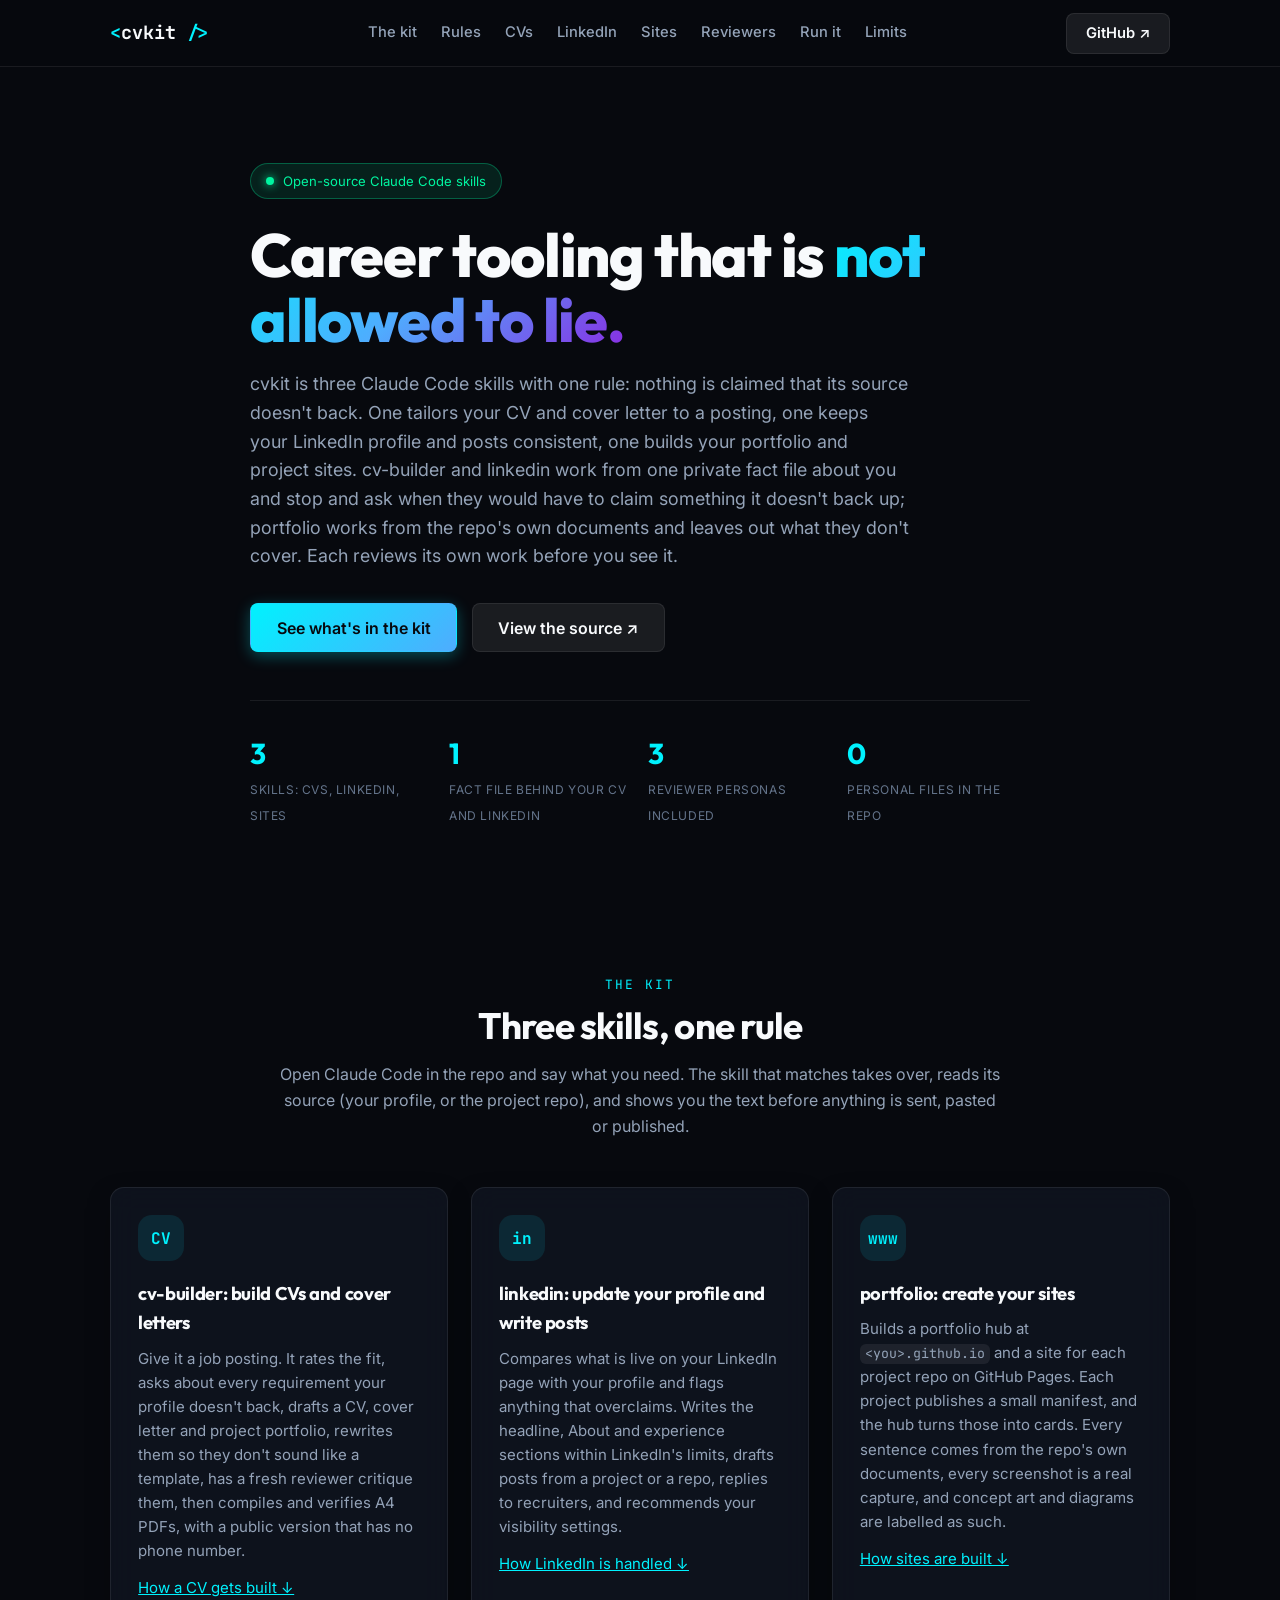
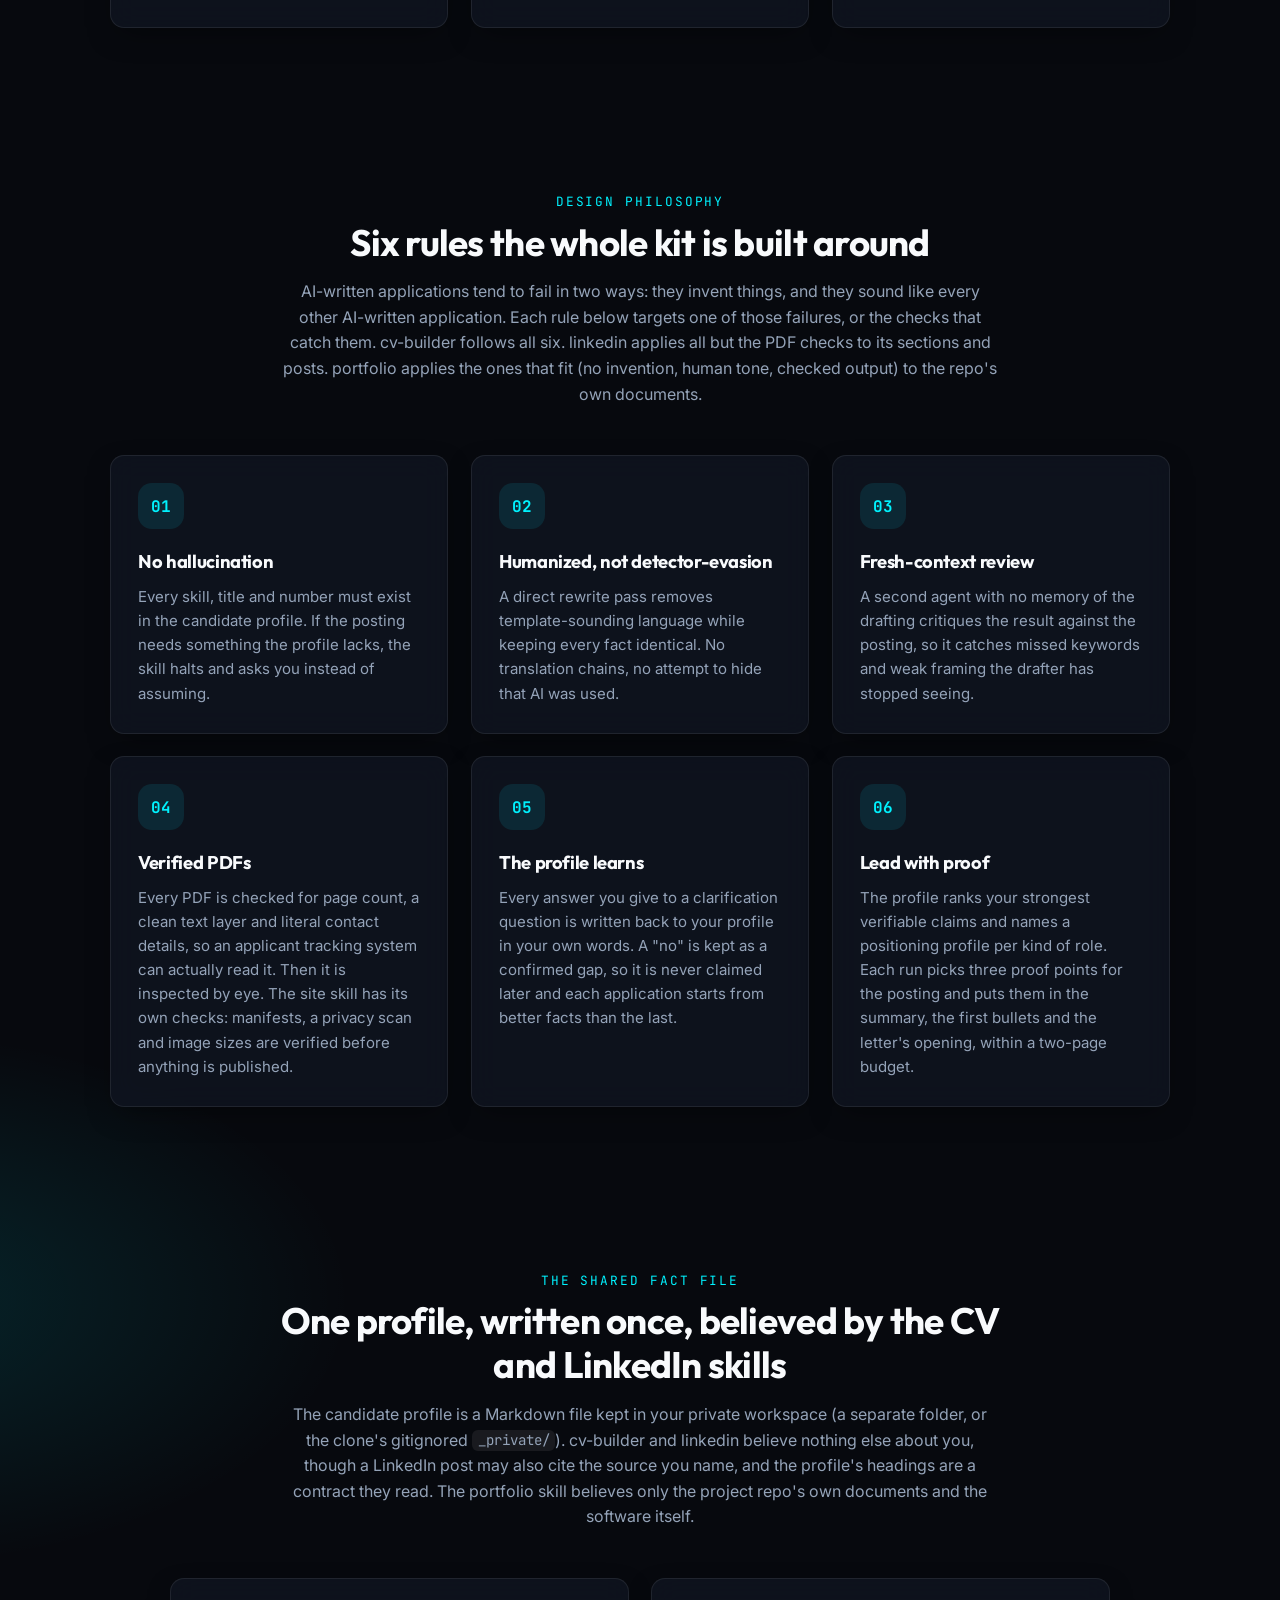
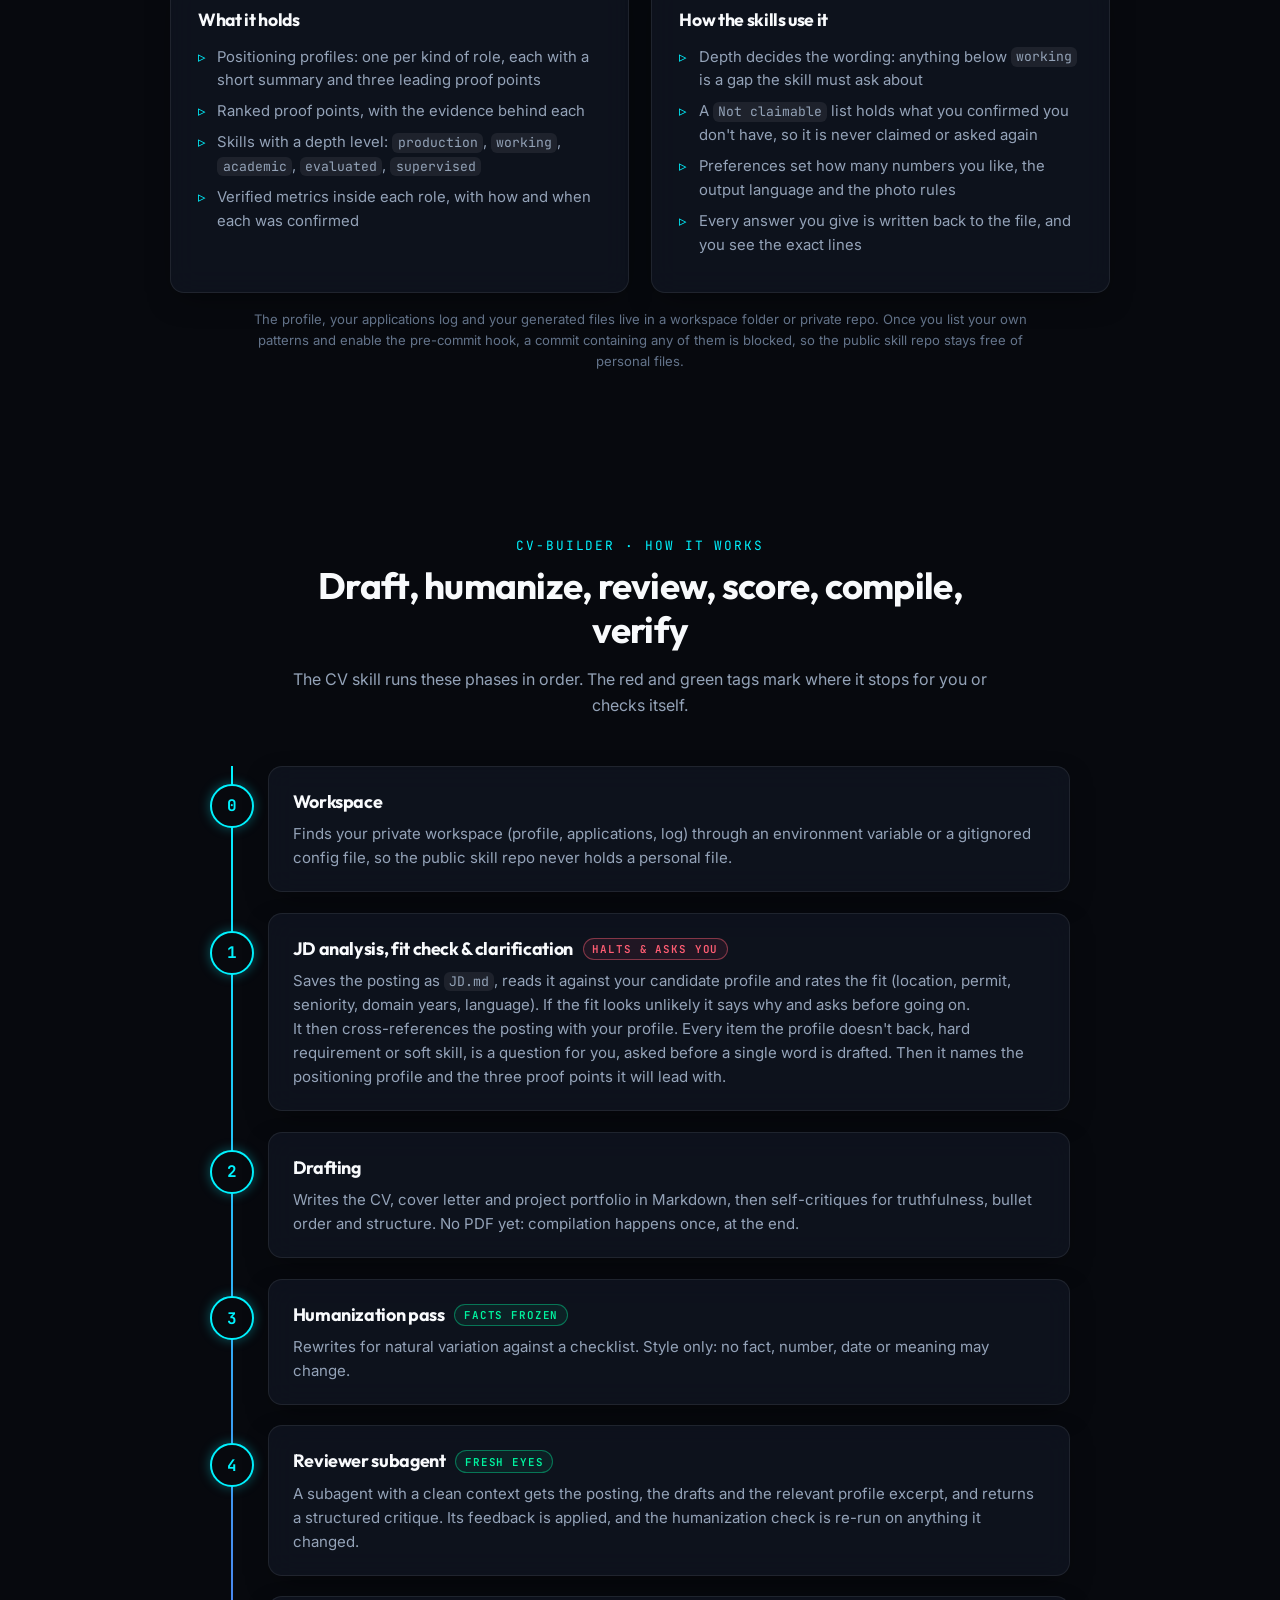
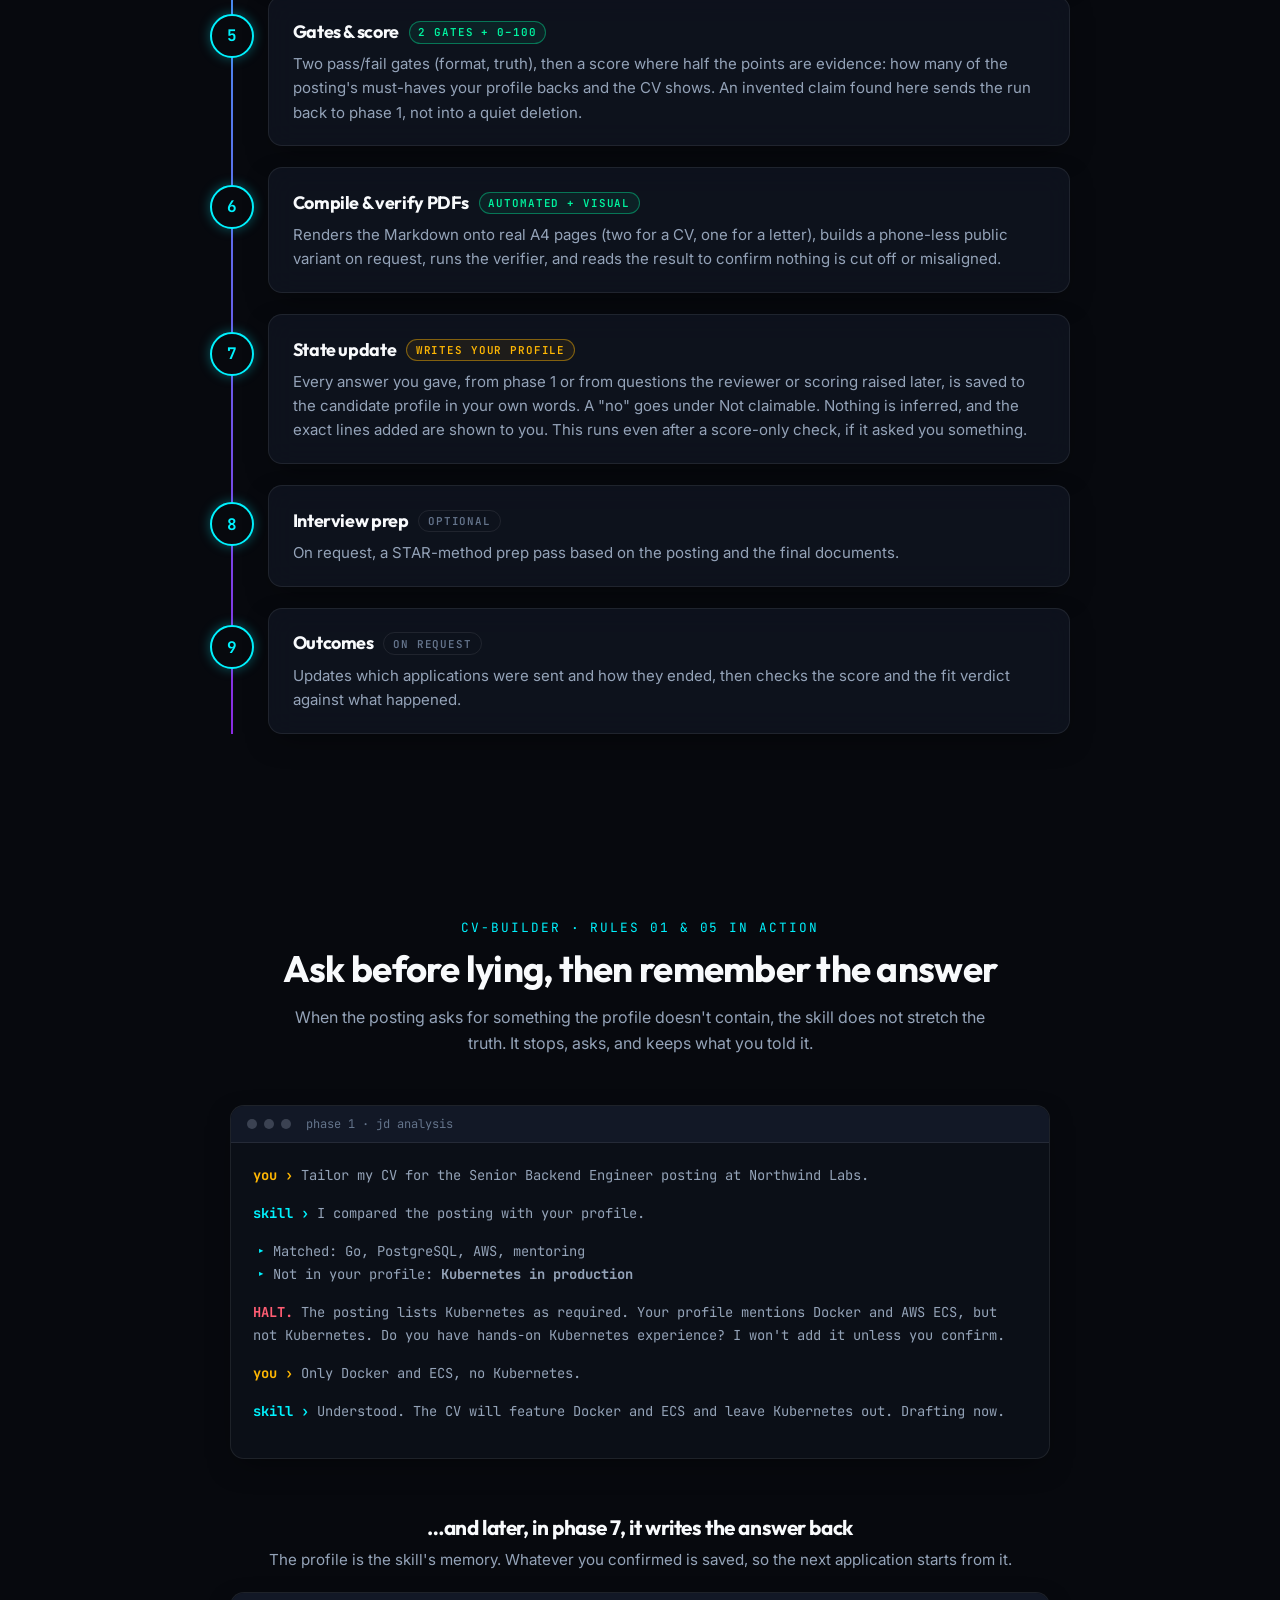
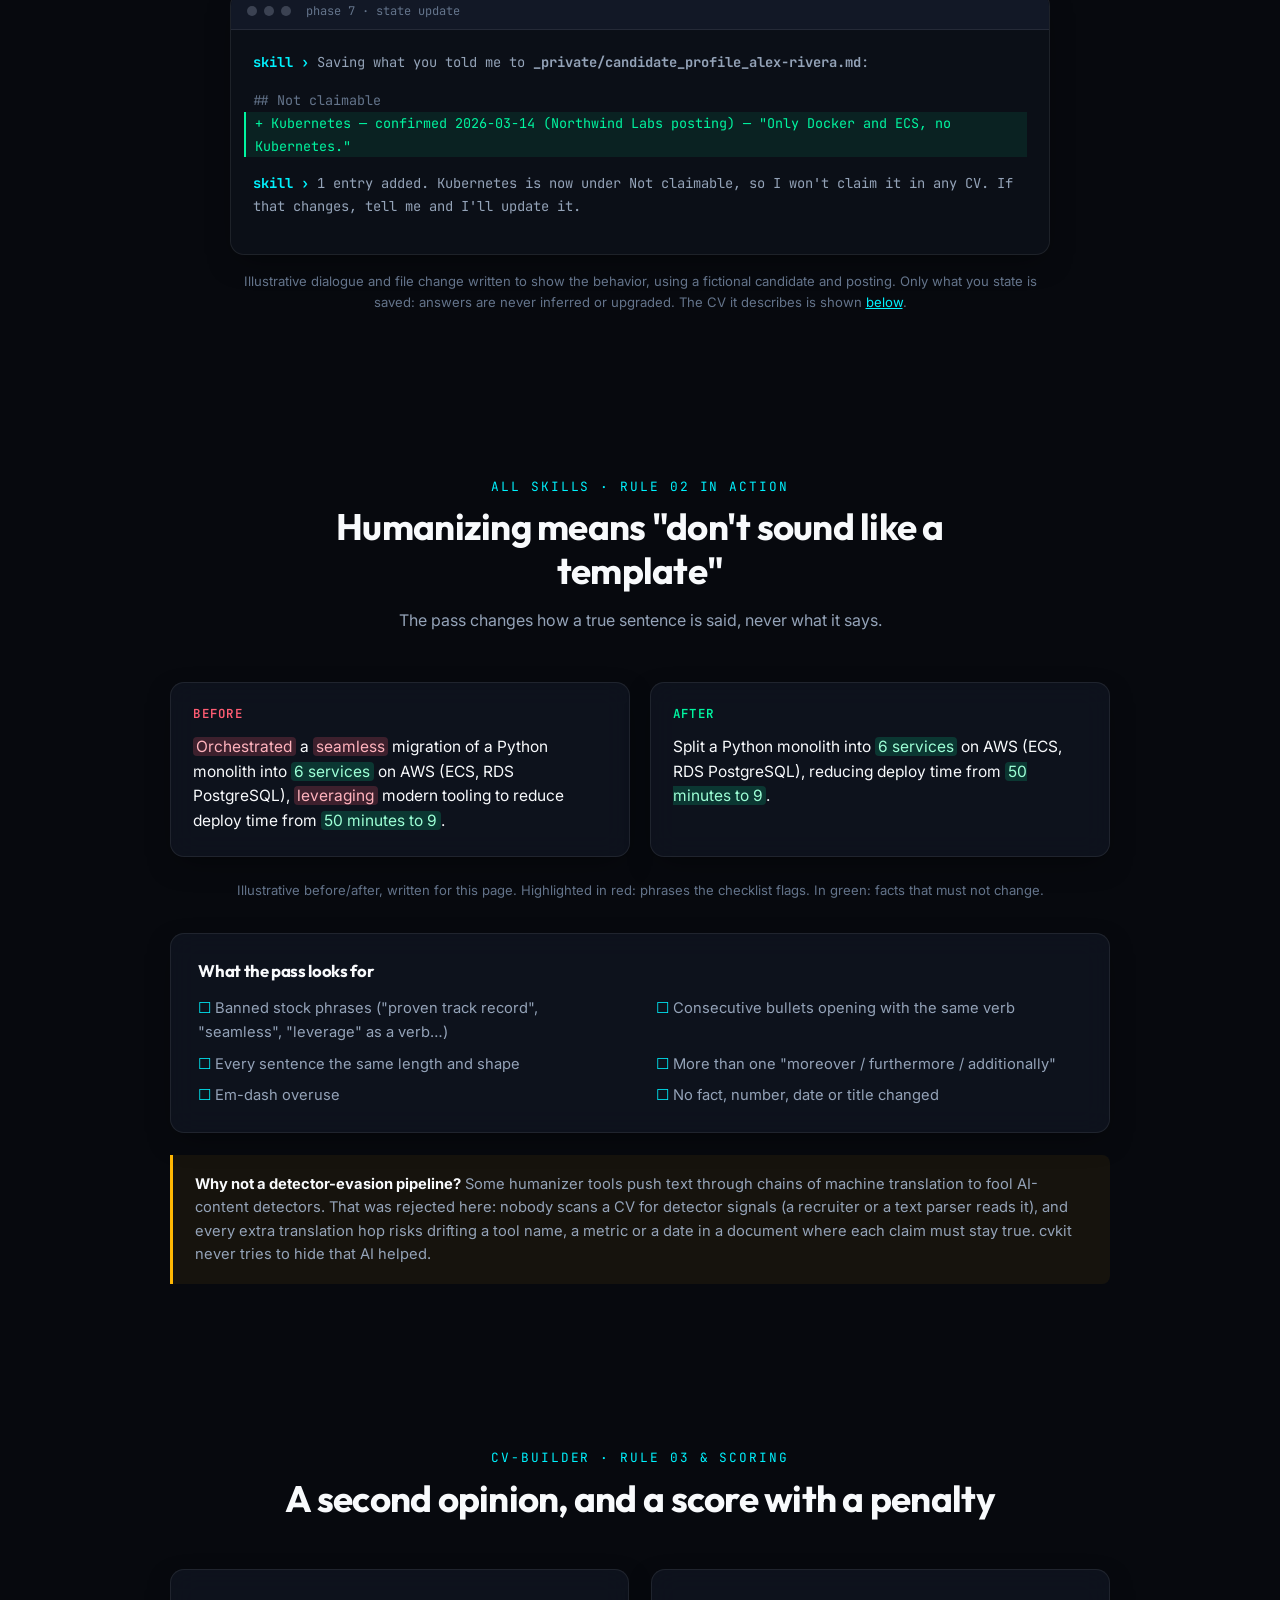
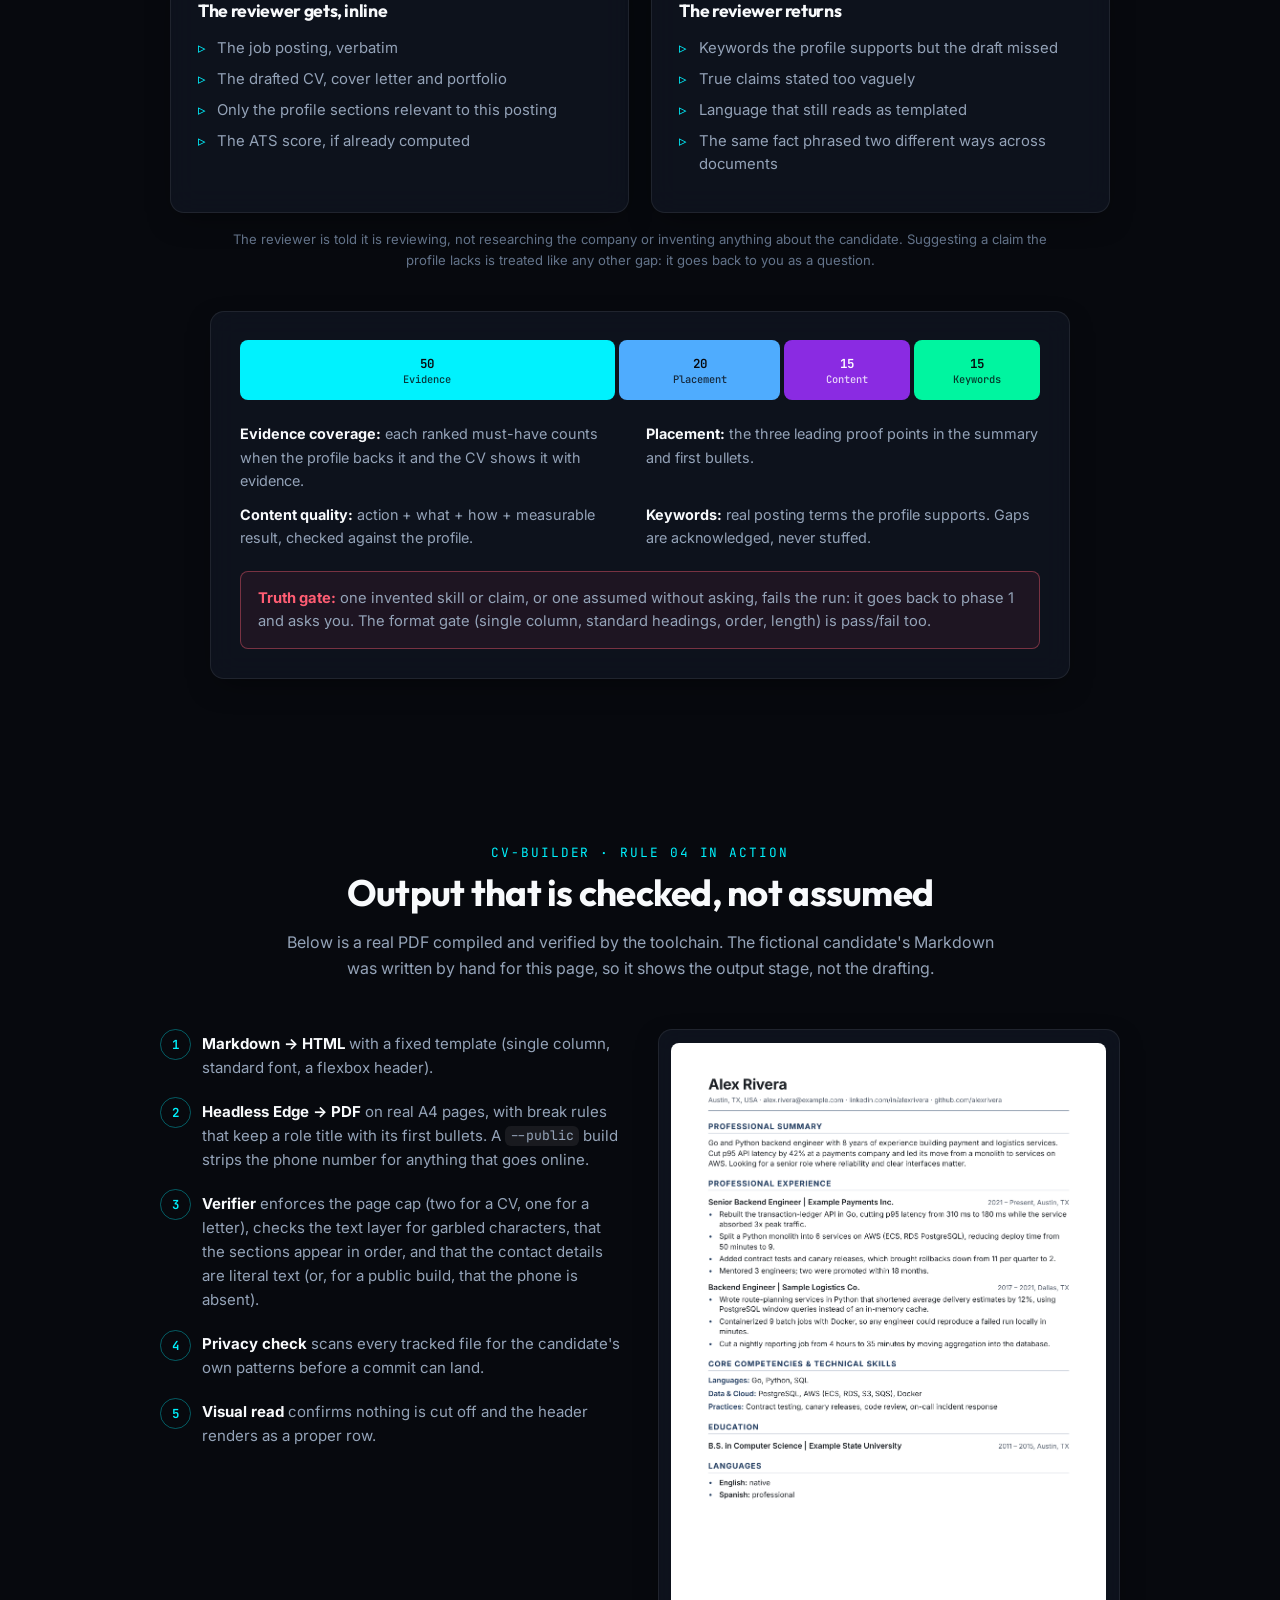
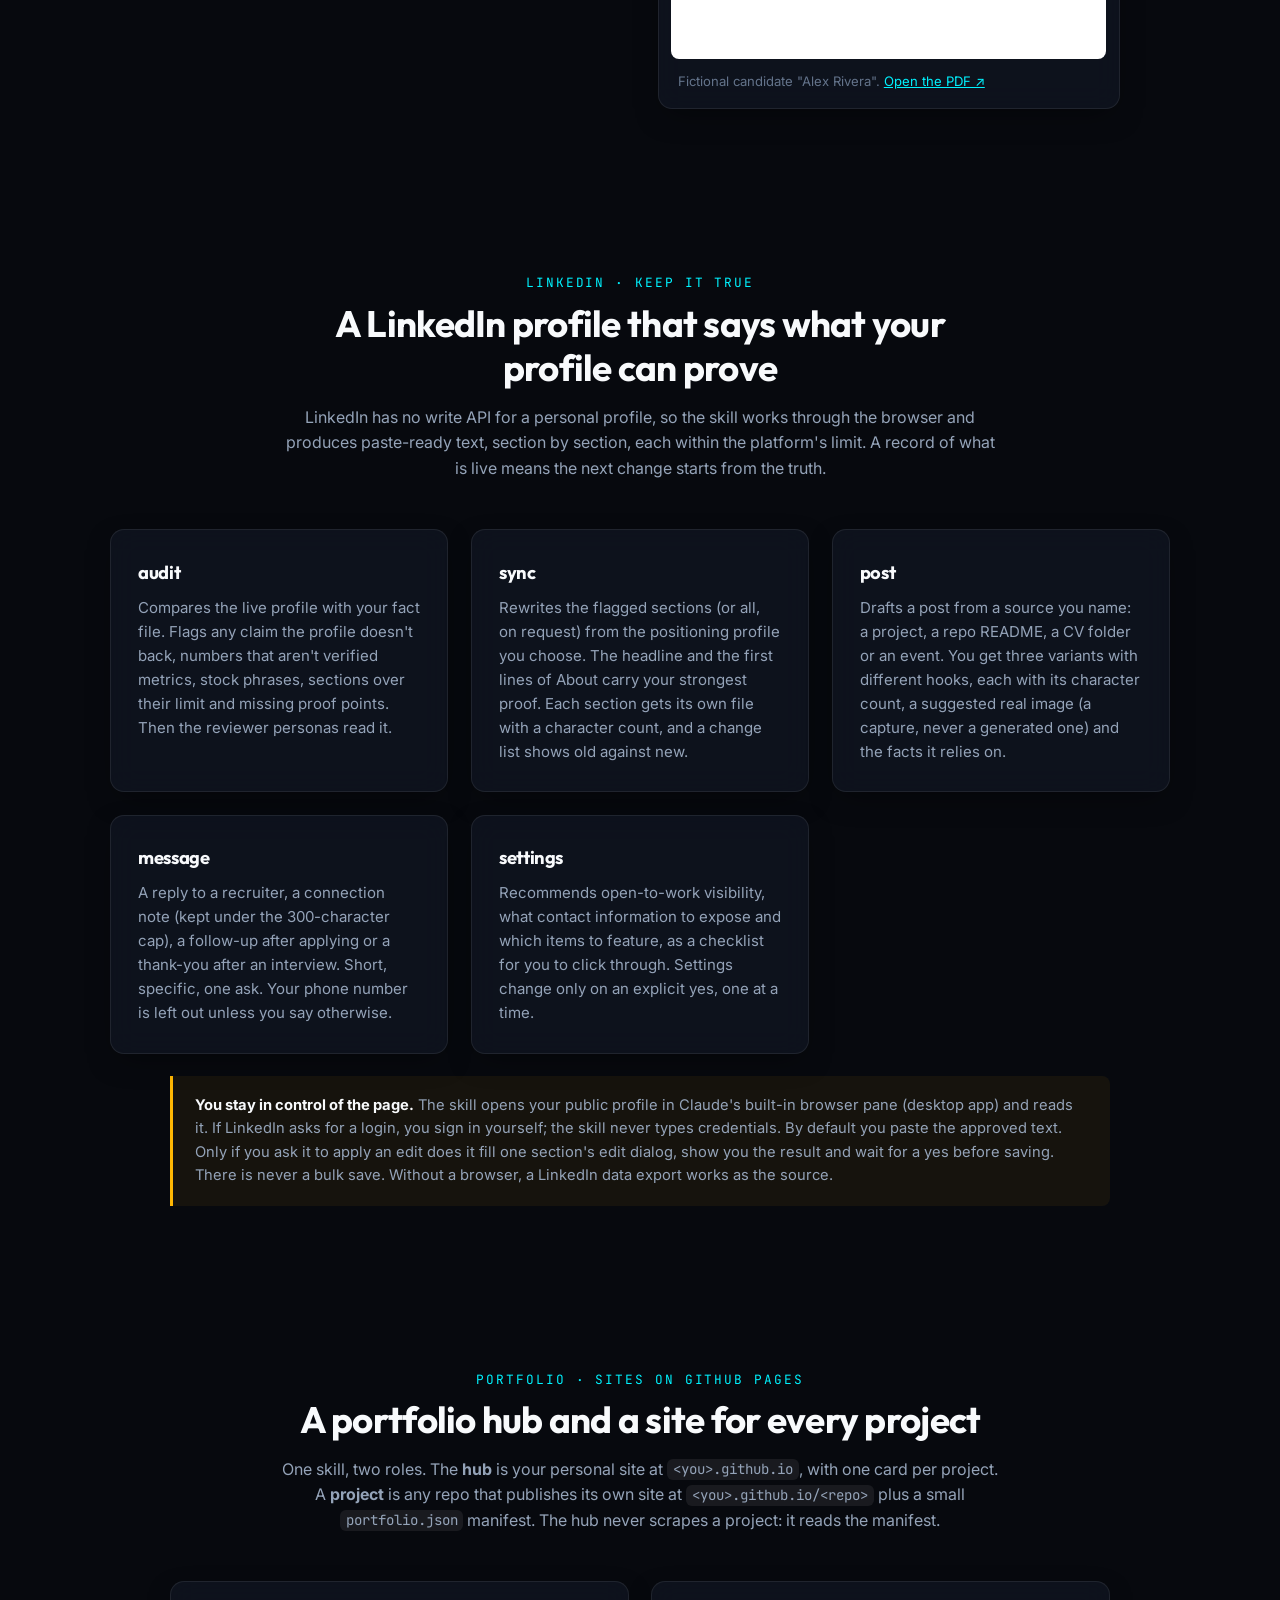
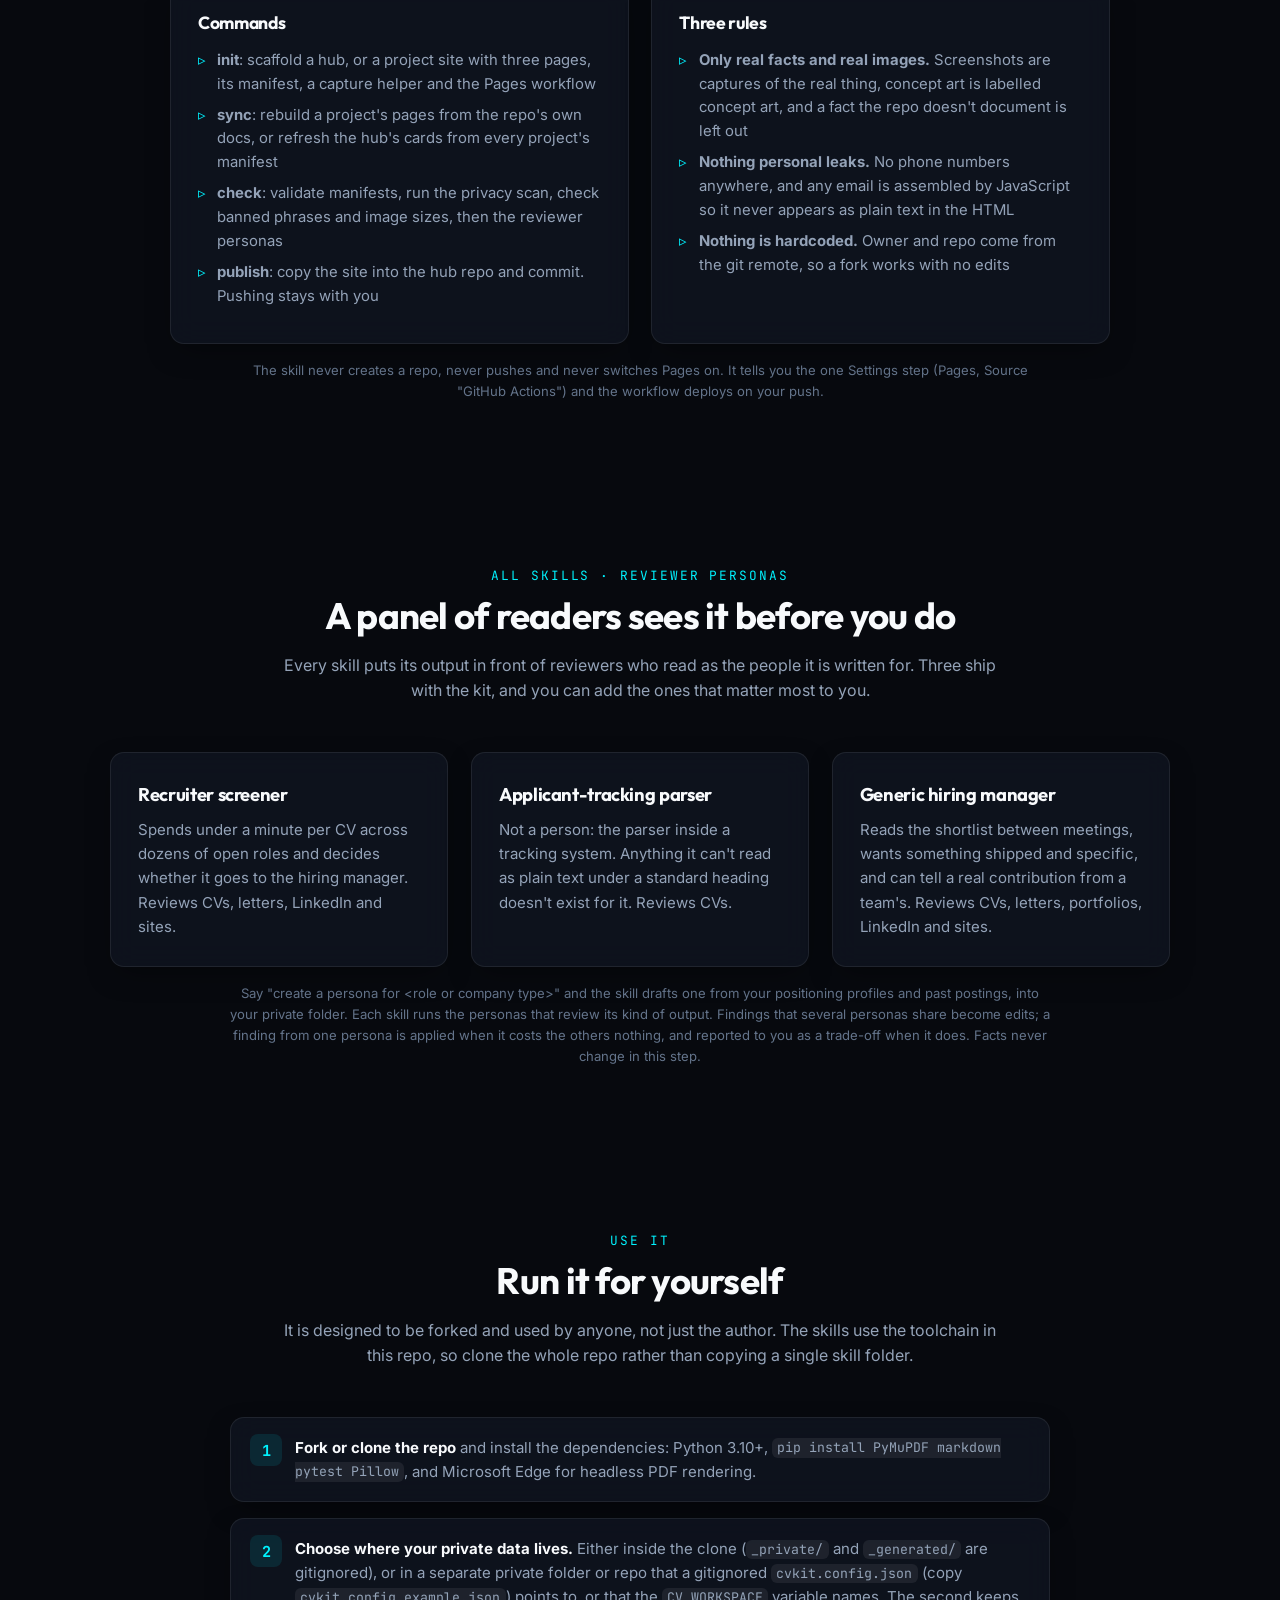
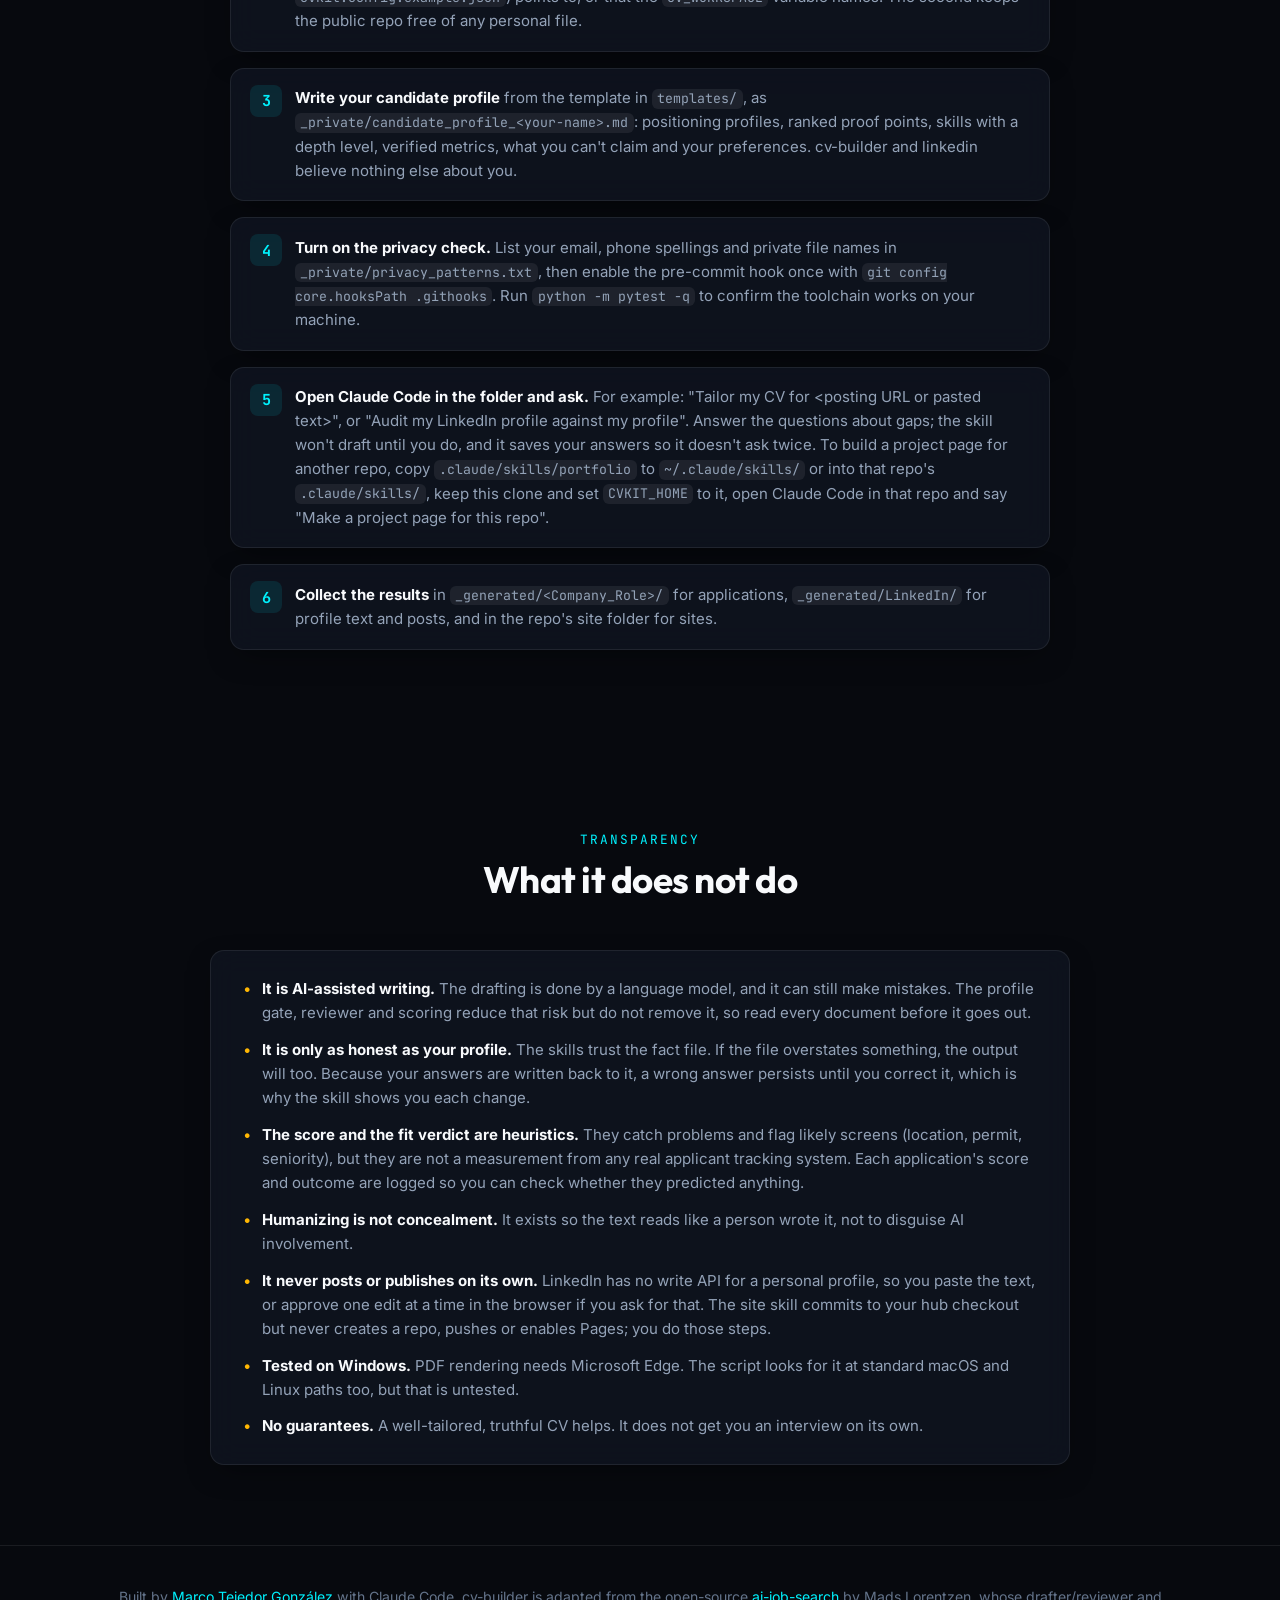
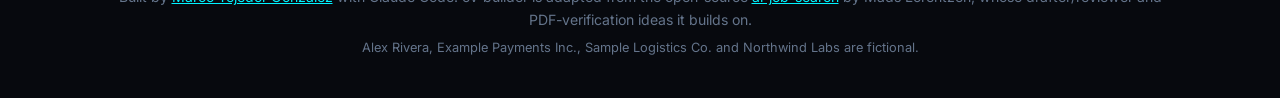
<file: site/index.html>
<!DOCTYPE html>
<html lang="en">
<head>
    <meta charset="UTF-8">
    <meta name="viewport" content="width=device-width, initial-scale=1.0">
    <title>cvkit | Career tooling for Claude Code that is not allowed to lie</title>
    <meta name="description" content="cvkit is a set of open-source Claude Code skills with one rule: nothing is claimed that their sources don't back. cv-builder tailors CVs and cover letters, linkedin keeps your profile and posts true, portfolio builds your project and portfolio sites on GitHub Pages.">
    <meta property="og:type" content="website">
    <meta property="og:title" content="cvkit | Career tooling for Claude Code that is not allowed to lie">
    <meta property="og:description" content="Three open-source Claude Code skills, one rule: nothing claimed without a source. Tailored CVs, a truthful LinkedIn presence and portfolio sites, each reviewed before you see it.">
    <link rel="icon" href="data:image/svg+xml,%3Csvg xmlns='http://www.w3.org/2000/svg' viewBox='0 0 64 64'%3E%3Crect width='64' height='64' rx='14' fill='%2307090e'/%3E%3Cpath d='M24 20 12 32l12 12M40 20l12 12-12 12' fill='none' stroke='%2300f2fe' stroke-width='6' stroke-linecap='round' stroke-linejoin='round'/%3E%3C/svg%3E">
    <link rel="preconnect" href="https://fonts.googleapis.com">
    <link rel="preconnect" href="https://fonts.gstatic.com" crossorigin>
    <link href="https://fonts.googleapis.com/css2?family=Inter:wght@400;500;600;700&family=JetBrains+Mono:wght@400;500;700&family=Outfit:wght@500;600;700;800&display=swap" rel="stylesheet">
    <link rel="stylesheet" href="style.css">
</head>
<body>
    <a class="skip-link" href="#top">Skip to content</a>

    <header class="navbar">
        <div class="nav-container">
            <a href="#top" class="nav-logo"><span>&lt;</span>cvkit<span> /&gt;</span></a>
            <nav class="nav-links" aria-label="Sections">
                <a href="#kit">The kit</a>
                <a href="#why">Rules</a>
                <a href="#cv-builder">CVs</a>
                <a href="#linkedin">LinkedIn</a>
                <a href="#portfolio">Sites</a>
                <a href="#personas">Reviewers</a>
                <a href="#run">Run it</a>
                <a href="#limits">Limits</a>
            </nav>
            <a class="btn btn-secondary" href="https://github.com/mtejedorg/cvkit" target="_blank" rel="noopener">GitHub ↗</a>
        </div>
    </header>

    <main id="top">

        <section class="hero">
            <div class="container hero-inner">
                <span class="badge">Open-source Claude Code skills</span>
                <h1>Career tooling that is <span class="text-gradient">not allowed to lie.</span></h1>
                <p class="lead">cvkit is three Claude Code skills with one rule: nothing is claimed that its source doesn't back. One tailors your CV and cover letter to a posting, one keeps your LinkedIn profile and posts consistent, one builds your portfolio and project sites. cv-builder and linkedin work from one private fact file about you and stop and ask when they would have to claim something it doesn't back up; portfolio works from the repo's own documents and leaves out what they don't cover. Each reviews its own work before you see it.</p>
                <div class="hero-actions">
                    <a class="btn btn-primary btn-lg" href="#kit">See what's in the kit</a>
                    <a class="btn btn-secondary btn-lg" href="https://github.com/mtejedorg/cvkit" target="_blank" rel="noopener">View the source ↗</a>
                </div>
                <div class="hero-stats">
                    <div><span class="stat-number">3</span><span class="stat-label">Skills: CVs, LinkedIn, sites</span></div>
                    <div><span class="stat-number">1</span><span class="stat-label">Fact file behind your CV and LinkedIn</span></div>
                    <div><span class="stat-number">3</span><span class="stat-label">Reviewer personas included</span></div>
                    <div><span class="stat-number">0</span><span class="stat-label">Personal files in the repo</span></div>
                </div>
            </div>
        </section>

        <section id="kit" class="section">
            <div class="container">
                <div class="section-header">
                    <span class="section-tag">The kit</span>
                    <h2 class="section-title">Three skills, one rule</h2>
                    <p class="section-lead">Open Claude Code in the repo and say what you need. The skill that matches takes over, reads its source (your profile, or the project repo), and shows you the text before anything is sent, pasted or published.</p>
                </div>
                <div class="grid">
                    <article class="glass-card card">
                        <div class="card-icon" aria-hidden="true">CV</div>
                        <h3>cv-builder: build CVs and cover letters</h3>
                        <p>Give it a job posting. It rates the fit, asks about every requirement your profile doesn't back, drafts a CV, cover letter and project portfolio, rewrites them so they don't sound like a template, has a fresh reviewer critique them, then compiles and verifies A4 PDFs, with a public version that has no phone number.</p>
                        <p><a href="#cv-builder">How a CV gets built ↓</a></p>
                    </article>
                    <article class="glass-card card">
                        <div class="card-icon" aria-hidden="true">in</div>
                        <h3>linkedin: update your profile and write posts</h3>
                        <p>Compares what is live on your LinkedIn page with your profile and flags anything that overclaims. Writes the headline, About and experience sections within LinkedIn's limits, drafts posts from a project or a repo, replies to recruiters, and recommends your visibility settings.</p>
                        <p><a href="#linkedin">How LinkedIn is handled ↓</a></p>
                    </article>
                    <article class="glass-card card">
                        <div class="card-icon" aria-hidden="true">www</div>
                        <h3>portfolio: create your sites</h3>
                        <p>Builds a portfolio hub at <code>&lt;you&gt;.github.io</code> and a site for each project repo on GitHub Pages. Each project publishes a small manifest, and the hub turns those into cards. Every sentence comes from the repo's own documents, every screenshot is a real capture, and concept art and diagrams are labelled as such.</p>
                        <p><a href="#portfolio">How sites are built ↓</a></p>
                    </article>
                </div>
            </div>
        </section>

        <section id="why" class="section">
            <div class="container">
                <div class="section-header">
                    <span class="section-tag">Design philosophy</span>
                    <h2 class="section-title">Six rules the whole kit is built around</h2>
                    <p class="section-lead">AI-written applications tend to fail in two ways: they invent things, and they sound like every other AI-written application. Each rule below targets one of those failures, or the checks that catch them. cv-builder follows all six. linkedin applies all but the PDF checks to its sections and posts. portfolio applies the ones that fit (no invention, human tone, checked output) to the repo's own documents.</p>
                </div>
                <div class="grid grid-5">
                    <article class="glass-card card">
                        <div class="card-icon" aria-hidden="true">01</div>
                        <h3>No hallucination</h3>
                        <p>Every skill, title and number must exist in the candidate profile. If the posting needs something the profile lacks, the skill halts and asks you instead of assuming.</p>
                    </article>
                    <article class="glass-card card">
                        <div class="card-icon" aria-hidden="true">02</div>
                        <h3>Humanized, not detector-evasion</h3>
                        <p>A direct rewrite pass removes template-sounding language while keeping every fact identical. No translation chains, no attempt to hide that AI was used.</p>
                    </article>
                    <article class="glass-card card">
                        <div class="card-icon" aria-hidden="true">03</div>
                        <h3>Fresh-context review</h3>
                        <p>A second agent with no memory of the drafting critiques the result against the posting, so it catches missed keywords and weak framing the drafter has stopped seeing.</p>
                    </article>
                    <article class="glass-card card">
                        <div class="card-icon" aria-hidden="true">04</div>
                        <h3>Verified PDFs</h3>
                        <p>Every PDF is checked for page count, a clean text layer and literal contact details, so an applicant tracking system can actually read it. Then it is inspected by eye. The site skill has its own checks: manifests, a privacy scan and image sizes are verified before anything is published.</p>
                    </article>
                    <article class="glass-card card">
                        <div class="card-icon" aria-hidden="true">05</div>
                        <h3>The profile learns</h3>
                        <p>Every answer you give to a clarification question is written back to your profile in your own words. A "no" is kept as a confirmed gap, so it is never claimed later and each application starts from better facts than the last.</p>
                    </article>
                    <article class="glass-card card">
                        <div class="card-icon" aria-hidden="true">06</div>
                        <h3>Lead with proof</h3>
                        <p>The profile ranks your strongest verifiable claims and names a positioning profile per kind of role. Each run picks three proof points for the posting and puts them in the summary, the first bullets and the letter's opening, within a two-page budget.</p>
                    </article>
                </div>
            </div>
        </section>

        <section id="profile" class="section">
            <div class="container">
                <div class="section-header">
                    <span class="section-tag">The shared fact file</span>
                    <h2 class="section-title">One profile, written once, believed by the CV and LinkedIn skills</h2>
                    <p class="section-lead">The candidate profile is a Markdown file kept in your private workspace (a separate folder, or the clone's gitignored <code>_private/</code>). cv-builder and linkedin believe nothing else about you, though a LinkedIn post may also cite the source you name, and the profile's headings are a contract they read. The portfolio skill believes only the project repo's own documents and the software itself.</p>
                </div>
                <div class="split">
                    <div class="glass-card card">
                        <h3>What it holds</h3>
                        <ul>
                            <li>Positioning profiles: one per kind of role, each with a short summary and three leading proof points</li>
                            <li>Ranked proof points, with the evidence behind each</li>
                            <li>Skills with a depth level: <code>production</code>, <code>working</code>, <code>academic</code>, <code>evaluated</code>, <code>supervised</code></li>
                            <li>Verified metrics inside each role, with how and when each was confirmed</li>
                        </ul>
                    </div>
                    <div class="glass-card card">
                        <h3>How the skills use it</h3>
                        <ul>
                            <li>Depth decides the wording: anything below <code>working</code> is a gap the skill must ask about</li>
                            <li>A <code>Not claimable</code> list holds what you confirmed you don't have, so it is never claimed or asked again</li>
                            <li>Preferences set how many numbers you like, the output language and the photo rules</li>
                            <li>Every answer you give is written back to the file, and you see the exact lines</li>
                        </ul>
                    </div>
                </div>
                <p class="caption">The profile, your applications log and your generated files live in a workspace folder or private repo. Once you list your own patterns and enable the pre-commit hook, a commit containing any of them is blocked, so the public skill repo stays free of personal files.</p>
            </div>
        </section>

        <section id="cv-builder" class="section">
            <div class="container">
                <div class="section-header">
                    <span class="section-tag">cv-builder · How it works</span>
                    <h2 class="section-title">Draft, humanize, review, score, compile, verify</h2>
                    <p class="section-lead">The CV skill runs these phases in order. The red and green tags mark where it stops for you or checks itself.</p>
                </div>
                <ol class="steps">
                    <li class="step">
                        <span class="step-num">0</span>
                        <div class="glass-card step-card">
                            <h3>Workspace</h3>
                            <p>Finds your private workspace (profile, applications, log) through an environment variable or a gitignored config file, so the public skill repo never holds a personal file.</p>
                        </div>
                    </li>
                    <li class="step">
                        <span class="step-num">1</span>
                        <div class="glass-card step-card">
                            <h3>JD analysis, fit check &amp; clarification <span class="gate gate-stop">Halts &amp; asks you</span></h3>
                            <p>Saves the posting as <code>JD.md</code>, reads it against your candidate profile and rates the fit (location, permit, seniority, domain years, language). If the fit looks unlikely it says why and asks before going on.</p>
                            <p>It then cross-references the posting with your profile. Every item the profile doesn't back, hard requirement or soft skill, is a question for you, asked before a single word is drafted. Then it names the positioning profile and the three proof points it will lead with.</p>
                        </div>
                    </li>
                    <li class="step">
                        <span class="step-num">2</span>
                        <div class="glass-card step-card">
                            <h3>Drafting</h3>
                            <p>Writes the CV, cover letter and project portfolio in Markdown, then self-critiques for truthfulness, bullet order and structure. No PDF yet: compilation happens once, at the end.</p>
                        </div>
                    </li>
                    <li class="step">
                        <span class="step-num">3</span>
                        <div class="glass-card step-card">
                            <h3>Humanization pass <span class="gate gate-check">Facts frozen</span></h3>
                            <p>Rewrites for natural variation against a checklist. Style only: no fact, number, date or meaning may change.</p>
                        </div>
                    </li>
                    <li class="step">
                        <span class="step-num">4</span>
                        <div class="glass-card step-card">
                            <h3>Reviewer subagent <span class="gate gate-check">Fresh eyes</span></h3>
                            <p>A subagent with a clean context gets the posting, the drafts and the relevant profile excerpt, and returns a structured critique. Its feedback is applied, and the humanization check is re-run on anything it changed.</p>
                        </div>
                    </li>
                    <li class="step">
                        <span class="step-num">5</span>
                        <div class="glass-card step-card">
                            <h3>Gates &amp; score <span class="gate gate-check">2 gates + 0–100</span></h3>
                            <p>Two pass/fail gates (format, truth), then a score where half the points are evidence: how many of the posting's must-haves your profile backs and the CV shows. An invented claim found here sends the run back to phase 1, not into a quiet deletion.</p>
                        </div>
                    </li>
                    <li class="step">
                        <span class="step-num">6</span>
                        <div class="glass-card step-card">
                            <h3>Compile &amp; verify PDFs <span class="gate gate-check">Automated + visual</span></h3>
                            <p>Renders the Markdown onto real A4 pages (two for a CV, one for a letter), builds a phone-less public variant on request, runs the verifier, and reads the result to confirm nothing is cut off or misaligned.</p>
                        </div>
                    </li>
                    <li class="step">
                        <span class="step-num">7</span>
                        <div class="glass-card step-card">
                            <h3>State update <span class="gate gate-write">Writes your profile</span></h3>
                            <p>Every answer you gave, from phase 1 or from questions the reviewer or scoring raised later, is saved to the candidate profile in your own words. A "no" goes under Not claimable. Nothing is inferred, and the exact lines added are shown to you. This runs even after a score-only check, if it asked you something.</p>
                        </div>
                    </li>
                    <li class="step">
                        <span class="step-num">8</span>
                        <div class="glass-card step-card">
                            <h3>Interview prep <span class="gate gate-opt">Optional</span></h3>
                            <p>On request, a STAR-method prep pass based on the posting and the final documents.</p>
                        </div>
                    </li>
                    <li class="step">
                        <span class="step-num">9</span>
                        <div class="glass-card step-card">
                            <h3>Outcomes <span class="gate gate-opt">On request</span></h3>
                            <p>Updates which applications were sent and how they ended, then checks the score and the fit verdict against what happened.</p>
                        </div>
                    </li>
                </ol>
            </div>
        </section>

        <section id="truth" class="section">
            <div class="container">
                <div class="section-header">
                    <span class="section-tag">cv-builder · Rules 01 &amp; 05 in action</span>
                    <h2 class="section-title">Ask before lying, then remember the answer</h2>
                    <p class="section-lead">When the posting asks for something the profile doesn't contain, the skill does not stretch the truth. It stops, asks, and keeps what you told it.</p>
                </div>
                <div class="terminal" role="img" aria-label="Illustrative dialogue in which the skill asks about a missing Kubernetes skill">
                    <div class="terminal-bar"><i></i><i></i><i></i><span>&nbsp;phase 1 · jd analysis</span></div>
                    <div class="terminal-body">
                        <p><span class="who user">you ›</span> Tailor my CV for the Senior Backend Engineer posting at Northwind Labs.</p>
                        <p><span class="who">skill ›</span> I compared the posting with your profile.</p>
                        <ul>
                            <li>Matched: Go, PostgreSQL, AWS, mentoring</li>
                            <li>Not in your profile: <b>Kubernetes in production</b></li>
                        </ul>
                        <p><span class="halt">HALT.</span> The posting lists Kubernetes as required. Your profile mentions Docker and AWS ECS, but not Kubernetes. Do you have hands-on Kubernetes experience? I won't add it unless you confirm.</p>
                        <p><span class="who user">you ›</span> Only Docker and ECS, no Kubernetes.</p>
                        <p><span class="who">skill ›</span> Understood. The CV will feature Docker and ECS and leave Kubernetes out. Drafting now.</p>
                    </div>
                </div>
                <h3 class="sub-title">…and later, in phase 7, it writes the answer back<small>The profile is the skill's memory. Whatever you confirmed is saved, so the next application starts from it.</small></h3>
                <div class="terminal" role="img" aria-label="Illustrative profile update recording Kubernetes as a confirmed gap">
                    <div class="terminal-bar"><i></i><i></i><i></i><span>&nbsp;phase 7 · state update</span></div>
                    <div class="terminal-body">
                        <p><span class="who">skill ›</span> Saving what you told me to <b>_private/candidate_profile_alex-rivera.md</b>:</p>
                        <pre class="diff"><span class="ctx">## Not claimable</span><span class="add">+ Kubernetes — confirmed 2026-03-14 (Northwind Labs posting) — "Only Docker and ECS, no Kubernetes."</span></pre>
                        <p><span class="who">skill ›</span> 1 entry added. Kubernetes is now under Not claimable, so I won't claim it in any CV. If that changes, tell me and I'll update it.</p>
                    </div>
                </div>
                <p class="caption">Illustrative dialogue and file change written to show the behavior, using a fictional candidate and posting. Only what you state is saved: answers are never inferred or upgraded. The CV it describes is shown <a href="#verify">below</a>.</p>
            </div>
        </section>

        <section id="humanize" class="section">
            <div class="container">
                <div class="section-header">
                    <span class="section-tag">All skills · Rule 02 in action</span>
                    <h2 class="section-title">Humanizing means "don't sound like a template"</h2>
                    <p class="section-lead">The pass changes how a true sentence is said, never what it says.</p>
                </div>
                <div class="compare">
                    <div class="glass-card card before">
                        <h3>Before</h3>
                        <p><mark>Orchestrated</mark> a <mark>seamless</mark> migration of a Python monolith into <mark class="keep">6 services</mark> on AWS (ECS, RDS PostgreSQL), <mark>leveraging</mark> modern tooling to reduce deploy time from <mark class="keep">50 minutes to 9</mark>.</p>
                    </div>
                    <div class="glass-card card after">
                        <h3>After</h3>
                        <p>Split a Python monolith into <mark class="keep">6 services</mark> on AWS (ECS, RDS PostgreSQL), reducing deploy time from <mark class="keep">50 minutes to 9</mark>.</p>
                    </div>
                </div>
                <p class="caption" style="margin: -0.8rem auto 2rem;">Illustrative before/after, written for this page. Highlighted in red: phrases the checklist flags. In green: facts that must not change.</p>
                <div class="glass-card checklist">
                    <h3>What the pass looks for</h3>
                    <ul>
                        <li>Banned stock phrases ("proven track record", "seamless", "leverage" as a verb…)</li>
                        <li>Consecutive bullets opening with the same verb</li>
                        <li>Every sentence the same length and shape</li>
                        <li>More than one "moreover / furthermore / additionally"</li>
                        <li>Em-dash overuse</li>
                        <li>No fact, number, date or title changed</li>
                    </ul>
                </div>
                <div class="note"><strong>Why not a detector-evasion pipeline?</strong> Some humanizer tools push text through chains of machine translation to fool AI-content detectors. That was rejected here: nobody scans a CV for detector signals (a recruiter or a text parser reads it), and every extra translation hop risks drifting a tool name, a metric or a date in a document where each claim must stay true. cvkit never tries to hide that AI helped.</div>
            </div>
        </section>

        <section id="review" class="section">
            <div class="container">
                <div class="section-header">
                    <span class="section-tag">cv-builder · Rule 03 &amp; scoring</span>
                    <h2 class="section-title">A second opinion, and a score with a penalty</h2>
                </div>
                <div class="split">
                    <div class="glass-card card">
                        <h3>The reviewer gets, inline</h3>
                        <ul>
                            <li>The job posting, verbatim</li>
                            <li>The drafted CV, cover letter and portfolio</li>
                            <li>Only the profile sections relevant to this posting</li>
                            <li>The ATS score, if already computed</li>
                        </ul>
                    </div>
                    <div class="glass-card card">
                        <h3>The reviewer returns</h3>
                        <ul>
                            <li>Keywords the profile supports but the draft missed</li>
                            <li>True claims stated too vaguely</li>
                            <li>Language that still reads as templated</li>
                            <li>The same fact phrased two different ways across documents</li>
                        </ul>
                    </div>
                </div>
                <p class="caption">The reviewer is told it is reviewing, not researching the company or inventing anything about the candidate. Suggesting a claim the profile lacks is treated like any other gap: it goes back to you as a question.</p>

                <div class="glass-card ats" style="margin-top: 2.5rem;">
                    <div class="ats-bar" role="img" aria-label="Score split: evidence coverage 50, placement 20, content quality 15, keywords 15">
                        <div class="ats-seg" style="flex: 50; background: var(--accent-cyan);">50<small>Evidence</small></div>
                        <div class="ats-seg" style="flex: 20; background: var(--accent-blue);">20<small>Placement</small></div>
                        <div class="ats-seg" style="flex: 15; background: var(--accent-violet); color: #fff;">15<small>Content</small></div>
                        <div class="ats-seg" style="flex: 15; background: var(--accent-emerald);">15<small>Keywords</small></div>
                    </div>
                    <div class="ats-legend">
                        <div><strong>Evidence coverage:</strong> each ranked must-have counts when the profile backs it and the CV shows it with evidence.</div>
                        <div><strong>Placement:</strong> the three leading proof points in the summary and first bullets.</div>
                        <div><strong>Content quality:</strong> action + what + how + measurable result, checked against the profile.</div>
                        <div><strong>Keywords:</strong> real posting terms the profile supports. Gaps are acknowledged, never stuffed.</div>
                    </div>
                    <div class="penalty"><strong>Truth gate:</strong> one invented skill or claim, or one assumed without asking, fails the run: it goes back to phase 1 and asks you. The format gate (single column, standard headings, order, length) is pass/fail too.</div>
                </div>
            </div>
        </section>

        <section id="verify" class="section">
            <div class="container">
                <div class="section-header">
                    <span class="section-tag">cv-builder · Rule 04 in action</span>
                    <h2 class="section-title">Output that is checked, not assumed</h2>
                    <p class="section-lead">Below is a real PDF compiled and verified by the toolchain. The fictional candidate's Markdown was written by hand for this page, so it shows the output stage, not the drafting.</p>
                </div>
                <div class="verify">
                    <ol class="flow">
                        <li><strong>Markdown → HTML</strong> with a fixed template (single column, standard font, a flexbox header).</li>
                        <li><strong>Headless Edge → PDF</strong> on real A4 pages, with break rules that keep a role title with its first bullets. A <code>--public</code> build strips the phone number for anything that goes online.</li>
                        <li><strong>Verifier</strong> enforces the page cap (two for a CV, one for a letter), checks the text layer for garbled characters, that the sections appear in order, and that the contact details are literal text (or, for a public build, that the phone is absent).</li>
                        <li><strong>Privacy check</strong> scans every tracked file for the candidate's own patterns before a commit can land.</li>
                        <li><strong>Visual read</strong> confirms nothing is cut off and the header renders as a proper row.</li>
                    </ol>
                    <figure class="glass-card preview">
                        <img src="assets/sample_cv.png" alt="One-page A4 CV for the fictional candidate Alex Rivera, produced by the toolchain" width="909" height="1287" loading="lazy">
                        <figcaption>Fictional candidate "Alex Rivera". <a href="assets/CV_Alex_Rivera_sample.pdf">Open the PDF ↗</a></figcaption>
                    </figure>
                </div>
            </div>
        </section>

        <section id="linkedin" class="section">
            <div class="container">
                <div class="section-header">
                    <span class="section-tag">linkedin · Keep it true</span>
                    <h2 class="section-title">A LinkedIn profile that says what your profile can prove</h2>
                    <p class="section-lead">LinkedIn has no write API for a personal profile, so the skill works through the browser and produces paste-ready text, section by section, each within the platform's limit. A record of what is live means the next change starts from the truth.</p>
                </div>
                <div class="grid">
                    <article class="glass-card card">
                        <h3>audit</h3>
                        <p>Compares the live profile with your fact file. Flags any claim the profile doesn't back, numbers that aren't verified metrics, stock phrases, sections over their limit and missing proof points. Then the reviewer personas read it.</p>
                    </article>
                    <article class="glass-card card">
                        <h3>sync</h3>
                        <p>Rewrites the flagged sections (or all, on request) from the positioning profile you choose. The headline and the first lines of About carry your strongest proof. Each section gets its own file with a character count, and a change list shows old against new.</p>
                    </article>
                    <article class="glass-card card">
                        <h3>post</h3>
                        <p>Drafts a post from a source you name: a project, a repo README, a CV folder or an event. You get three variants with different hooks, each with its character count, a suggested real image (a capture, never a generated one) and the facts it relies on.</p>
                    </article>
                    <article class="glass-card card">
                        <h3>message</h3>
                        <p>A reply to a recruiter, a connection note (kept under the 300-character cap), a follow-up after applying or a thank-you after an interview. Short, specific, one ask. Your phone number is left out unless you say otherwise.</p>
                    </article>
                    <article class="glass-card card">
                        <h3>settings</h3>
                        <p>Recommends open-to-work visibility, what contact information to expose and which items to feature, as a checklist for you to click through. Settings change only on an explicit yes, one at a time.</p>
                    </article>
                </div>
                <div class="note"><strong>You stay in control of the page.</strong> The skill opens your public profile in Claude's built-in browser pane (desktop app) and reads it. If LinkedIn asks for a login, you sign in yourself; the skill never types credentials. By default you paste the approved text. Only if you ask it to apply an edit does it fill one section's edit dialog, show you the result and wait for a yes before saving. There is never a bulk save. Without a browser, a LinkedIn data export works as the source.</div>
            </div>
        </section>

        <section id="portfolio" class="section">
            <div class="container">
                <div class="section-header">
                    <span class="section-tag">portfolio · Sites on GitHub Pages</span>
                    <h2 class="section-title">A portfolio hub and a site for every project</h2>
                    <p class="section-lead">One skill, two roles. The <strong>hub</strong> is your personal site at <code>&lt;you&gt;.github.io</code>, with one card per project. A <strong>project</strong> is any repo that publishes its own site at <code>&lt;you&gt;.github.io/&lt;repo&gt;</code> plus a small <code>portfolio.json</code> manifest. The hub never scrapes a project: it reads the manifest.</p>
                </div>
                <div class="split">
                    <div class="glass-card card">
                        <h3>Commands</h3>
                        <ul>
                            <li><strong>init</strong>: scaffold a hub, or a project site with three pages, its manifest, a capture helper and the Pages workflow</li>
                            <li><strong>sync</strong>: rebuild a project's pages from the repo's own docs, or refresh the hub's cards from every project's manifest</li>
                            <li><strong>check</strong>: validate manifests, run the privacy scan, check banned phrases and image sizes, then the reviewer personas</li>
                            <li><strong>publish</strong>: copy the site into the hub repo and commit. Pushing stays with you</li>
                        </ul>
                    </div>
                    <div class="glass-card card">
                        <h3>Three rules</h3>
                        <ul>
                            <li><strong>Only real facts and real images.</strong> Screenshots are captures of the real thing, concept art is labelled concept art, and a fact the repo doesn't document is left out</li>
                            <li><strong>Nothing personal leaks.</strong> No phone numbers anywhere, and any email is assembled by JavaScript so it never appears as plain text in the HTML</li>
                            <li><strong>Nothing is hardcoded.</strong> Owner and repo come from the git remote, so a fork works with no edits</li>
                        </ul>
                    </div>
                </div>
                <p class="caption">The skill never creates a repo, never pushes and never switches Pages on. It tells you the one Settings step (Pages, Source "GitHub Actions") and the workflow deploys on your push.</p>
            </div>
        </section>

        <section id="personas" class="section">
            <div class="container">
                <div class="section-header">
                    <span class="section-tag">All skills · Reviewer personas</span>
                    <h2 class="section-title">A panel of readers sees it before you do</h2>
                    <p class="section-lead">Every skill puts its output in front of reviewers who read as the people it is written for. Three ship with the kit, and you can add the ones that matter most to you.</p>
                </div>
                <div class="grid">
                    <article class="glass-card card">
                        <h3>Recruiter screener</h3>
                        <p>Spends under a minute per CV across dozens of open roles and decides whether it goes to the hiring manager. Reviews CVs, letters, LinkedIn and sites.</p>
                    </article>
                    <article class="glass-card card">
                        <h3>Applicant-tracking parser</h3>
                        <p>Not a person: the parser inside a tracking system. Anything it can't read as plain text under a standard heading doesn't exist for it. Reviews CVs.</p>
                    </article>
                    <article class="glass-card card">
                        <h3>Generic hiring manager</h3>
                        <p>Reads the shortlist between meetings, wants something shipped and specific, and can tell a real contribution from a team's. Reviews CVs, letters, portfolios, LinkedIn and sites.</p>
                    </article>
                </div>
                <p class="caption">Say "create a persona for &lt;role or company type&gt;" and the skill drafts one from your positioning profiles and past postings, into your private folder. Each skill runs the personas that review its kind of output. Findings that several personas share become edits; a finding from one persona is applied when it costs the others nothing, and reported to you as a trade-off when it does. Facts never change in this step.</p>
            </div>
        </section>

        <section id="run" class="section">
            <div class="container">
                <div class="section-header">
                    <span class="section-tag">Use it</span>
                    <h2 class="section-title">Run it for yourself</h2>
                    <p class="section-lead">It is designed to be forked and used by anyone, not just the author. The skills use the toolchain in this repo, so clone the whole repo rather than copying a single skill folder.</p>
                </div>
                <ol class="run">
                    <li class="glass-card"><strong>Fork or clone the repo</strong> and install the dependencies: Python 3.10+, <code>pip install PyMuPDF markdown pytest Pillow</code>, and Microsoft Edge for headless PDF rendering.</li>
                    <li class="glass-card"><strong>Choose where your private data lives.</strong> Either inside the clone (<code>_private/</code> and <code>_generated/</code> are gitignored), or in a separate private folder or repo that a gitignored <code>cvkit.config.json</code> (copy <code>cvkit.config.example.json</code>) points to, or that the <code>CV_WORKSPACE</code> variable names. The second keeps the public repo free of any personal file.</li>
                    <li class="glass-card"><strong>Write your candidate profile</strong> from the template in <code>templates/</code>, as <code>_private/candidate_profile_&lt;your-name&gt;.md</code>: positioning profiles, ranked proof points, skills with a depth level, verified metrics, what you can't claim and your preferences. cv-builder and linkedin believe nothing else about you.</li>
                    <li class="glass-card"><strong>Turn on the privacy check.</strong> List your email, phone spellings and private file names in <code>_private/privacy_patterns.txt</code>, then enable the pre-commit hook once with <code>git config core.hooksPath .githooks</code>. Run <code>python -m pytest -q</code> to confirm the toolchain works on your machine.</li>
                    <li class="glass-card"><strong>Open Claude Code in the folder and ask.</strong> For example: "Tailor my CV for &lt;posting URL or pasted text&gt;", or "Audit my LinkedIn profile against my profile". Answer the questions about gaps; the skill won't draft until you do, and it saves your answers so it doesn't ask twice. To build a project page for another repo, copy <code>.claude/skills/portfolio</code> to <code>~/.claude/skills/</code> or into that repo's <code>.claude/skills/</code>, keep this clone and set <code>CVKIT_HOME</code> to it, open Claude Code in that repo and say "Make a project page for this repo".</li>
                    <li class="glass-card"><strong>Collect the results</strong> in <code>_generated/&lt;Company_Role&gt;/</code> for applications, <code>_generated/LinkedIn/</code> for profile text and posts, and in the repo's site folder for sites.</li>
                </ol>
            </div>
        </section>

        <section id="limits" class="section">
            <div class="container">
                <div class="section-header">
                    <span class="section-tag">Transparency</span>
                    <h2 class="section-title">What it does not do</h2>
                </div>
                <div class="glass-card limits">
                    <ul>
                        <li><strong>It is AI-assisted writing.</strong> The drafting is done by a language model, and it can still make mistakes. The profile gate, reviewer and scoring reduce that risk but do not remove it, so read every document before it goes out.</li>
                        <li><strong>It is only as honest as your profile.</strong> The skills trust the fact file. If the file overstates something, the output will too. Because your answers are written back to it, a wrong answer persists until you correct it, which is why the skill shows you each change.</li>
                        <li><strong>The score and the fit verdict are heuristics.</strong> They catch problems and flag likely screens (location, permit, seniority), but they are not a measurement from any real applicant tracking system. Each application's score and outcome are logged so you can check whether they predicted anything.</li>
                        <li><strong>Humanizing is not concealment.</strong> It exists so the text reads like a person wrote it, not to disguise AI involvement.</li>
                        <li><strong>It never posts or publishes on its own.</strong> LinkedIn has no write API for a personal profile, so you paste the text, or approve one edit at a time in the browser if you ask for that. The site skill commits to your hub checkout but never creates a repo, pushes or enables Pages; you do those steps.</li>
                        <li><strong>Tested on Windows.</strong> PDF rendering needs Microsoft Edge. The script looks for it at standard macOS and Linux paths too, but that is untested.</li>
                        <li><strong>No guarantees.</strong> A well-tailored, truthful CV helps. It does not get you an interview on its own.</li>
                    </ul>
                </div>
            </div>
        </section>

    </main>

    <footer class="footer">
        <div class="container">
            <p>Built by <a href="https://mtejedorg.github.io/">Marco Tejedor González</a> with Claude Code. cv-builder is adapted from the open-source <a href="https://github.com/MadsLorentzen/ai-job-search" target="_blank" rel="noopener">ai-job-search</a> by Mads Lorentzen, whose drafter/reviewer and PDF-verification ideas it builds on.</p>
            <p>Alex Rivera, Example Payments Inc., Sample Logistics Co. and Northwind Labs are fictional.</p>
        </div>
    </footer>

</body>
</html>
</file>
<file: site/style.css>
/* cv-builder site — shares design tokens with the main portfolio (dark glass, cyan/violet) */
:root {
    --bg-dark: #07090e;
    --bg-card: rgba(18, 24, 38, 0.65);
    --border-subtle: rgba(255, 255, 255, 0.08);
    --border-accent: rgba(0, 242, 254, 0.35);
    --accent-cyan: #00f2fe;
    --accent-blue: #4facfe;
    --accent-violet: #8a2be2;
    --accent-emerald: #00f5a0;
    --accent-amber: #ffb703;
    --accent-red: #ff5d73;
    --text-primary: #f8fafc;
    --text-secondary: #94a3b8;
    --text-muted: #64748b;
    --font-title: 'Outfit', -apple-system, 'Segoe UI', sans-serif;
    --font-main: 'Inter', -apple-system, 'Segoe UI', sans-serif;
    --font-mono: 'JetBrains Mono', ui-monospace, Consolas, monospace;
    --radius-sm: 8px;
    --radius-md: 14px;
    --radius-full: 9999px;
    --shadow-glow: 0 0 25px rgba(0, 242, 254, 0.2);
    --shadow-card: 0 10px 30px -10px rgba(0, 0, 0, 0.5);
}

* { margin: 0; padding: 0; box-sizing: border-box; }
html { scroll-behavior: smooth; scroll-padding-top: 5.5rem; }

body {
    background-color: var(--bg-dark);
    background-image:
        radial-gradient(60rem 30rem at 85% -10%, rgba(138, 43, 226, 0.18), transparent 60%),
        radial-gradient(50rem 28rem at -10% 20%, rgba(0, 242, 254, 0.12), transparent 60%);
    background-repeat: no-repeat;
    color: var(--text-primary);
    font-family: var(--font-main);
    line-height: 1.6;
    overflow-x: hidden;
}

h1, h2, h3, h4 { font-family: var(--font-title); letter-spacing: -0.02em; }
a { color: var(--accent-cyan); }
code { font-family: var(--font-mono); font-size: 0.88em; background: rgba(255, 255, 255, 0.07); padding: 0.1em 0.4em; border-radius: 6px; }

.container { max-width: 1100px; margin: 0 auto; padding: 0 1.25rem; }
.section { padding: 5rem 0; }
.section-header { max-width: 720px; margin: 0 auto 3rem; text-align: center; }
.section-tag { display: inline-block; font-family: var(--font-mono); font-size: 0.8rem; color: var(--accent-cyan); text-transform: uppercase; letter-spacing: 0.15em; margin-bottom: 0.5rem; }
.section-title { font-size: clamp(1.7rem, 4vw, 2.3rem); font-weight: 700; line-height: 1.2; margin-bottom: 0.9rem; }
.section-lead { color: var(--text-secondary); }

.text-gradient { background: linear-gradient(135deg, var(--accent-cyan), var(--accent-blue) 50%, var(--accent-violet)); -webkit-background-clip: text; background-clip: text; -webkit-text-fill-color: transparent; }

.glass-card { background: var(--bg-card); backdrop-filter: blur(14px); -webkit-backdrop-filter: blur(14px); border: 1px solid var(--border-subtle); border-radius: var(--radius-md); box-shadow: var(--shadow-card); }

/* Buttons */
.btn { display: inline-flex; align-items: center; gap: 0.5rem; padding: 0.65rem 1.2rem; border-radius: var(--radius-sm); font: 600 0.92rem var(--font-main); text-decoration: none; border: 1px solid transparent; cursor: pointer; transition: transform 0.2s, box-shadow 0.2s, background 0.2s; }
.btn-primary { background: linear-gradient(135deg, var(--accent-cyan), var(--accent-blue)); color: #07090e; box-shadow: 0 4px 15px rgba(0, 242, 254, 0.3); }
.btn-primary:hover { transform: translateY(-2px); box-shadow: 0 6px 20px rgba(0, 242, 254, 0.5); }
.btn-secondary { background: rgba(255, 255, 255, 0.08); color: var(--text-primary); border-color: var(--border-subtle); }
.btn-secondary:hover { background: rgba(255, 255, 255, 0.15); }
.btn-lg { padding: 0.85rem 1.6rem; font-size: 1rem; }
:focus-visible { outline: 2px solid var(--accent-cyan); outline-offset: 3px; }
.skip-link { position: absolute; left: 0.75rem; top: -4rem; z-index: 60; padding: 0.5rem 0.9rem; background: var(--bg-dark); color: var(--text-primary); border: 2px solid var(--accent-cyan); border-radius: 6px; text-decoration: none; font-weight: 600; }
.skip-link:focus { top: 0.75rem; }

/* Nav */
.navbar { position: sticky; top: 0; z-index: 50; background: rgba(7, 9, 14, 0.8); backdrop-filter: blur(16px); -webkit-backdrop-filter: blur(16px); border-bottom: 1px solid var(--border-subtle); }
.nav-container { max-width: 1100px; margin: 0 auto; padding: 0.8rem 1.25rem; display: flex; align-items: center; justify-content: space-between; gap: 0.5rem 1.5rem; flex-wrap: wrap; }
.nav-logo { font-family: var(--font-mono); font-weight: 700; font-size: 1.15rem; color: var(--text-primary); text-decoration: none; }
.nav-logo span { color: var(--accent-cyan); }
.nav-links { display: flex; gap: 0.4rem 1.5rem; flex-wrap: wrap; }
.nav-links a { color: var(--text-secondary); text-decoration: none; font-size: 0.92rem; font-weight: 500; }
.nav-links a:hover { color: var(--accent-cyan); }

/* Hero */
.hero { padding: 6rem 0 4rem; }
.hero-inner { max-width: 820px; }
.badge { display: inline-flex; align-items: center; gap: 0.55rem; padding: 0.4rem 0.95rem; background: rgba(0, 245, 160, 0.1); border: 1px solid rgba(0, 245, 160, 0.3); border-radius: var(--radius-full); font-size: 0.82rem; color: var(--accent-emerald); margin-bottom: 1.4rem; }
.badge::before { content: ''; width: 8px; height: 8px; border-radius: 50%; background: var(--accent-emerald); box-shadow: 0 0 10px var(--accent-emerald); }
.hero h1 { font-size: clamp(2.3rem, 6vw, 3.8rem); font-weight: 800; line-height: 1.08; margin-bottom: 1.1rem; }
.hero p.lead { font-size: 1.12rem; color: var(--text-secondary); max-width: 660px; margin-bottom: 2rem; }
.hero-actions { display: flex; flex-wrap: wrap; gap: 0.9rem; margin-bottom: 3rem; }
.hero-stats { display: grid; grid-template-columns: repeat(auto-fit, minmax(min(100%, 170px), 1fr)); gap: 1rem; padding-top: 1.8rem; border-top: 1px solid var(--border-subtle); }
.stat-number { display: block; font-family: var(--font-title); font-size: 1.8rem; font-weight: 700; color: var(--accent-cyan); }
.stat-label { font-size: 0.75rem; color: var(--text-muted); text-transform: uppercase; letter-spacing: 0.05em; }

/* Principle cards */
.grid { display: grid; gap: 1.4rem; grid-template-columns: repeat(auto-fit, minmax(min(100%, 250px), 1fr)); }
.grid-5 { grid-template-columns: repeat(2, 1fr); }
@media (min-width: 1000px) {
    .grid-5 { grid-template-columns: repeat(6, 1fr); }
    .grid-5 > * { grid-column: span 2; }
}
@media (max-width: 560px) { .grid-5 { grid-template-columns: 1fr; } }
.card { padding: 1.7rem; }
.card h3 { font-size: 1.15rem; margin-bottom: 0.55rem; }
.card p { color: var(--text-secondary); font-size: 0.94rem; }
.card p + p { margin-top: 0.8rem; }
.card-icon { width: 46px; height: 46px; border-radius: var(--radius-md); background: rgba(0, 242, 254, 0.1); color: var(--accent-cyan); display: grid; place-items: center; margin-bottom: 1.1rem; font-family: var(--font-mono); font-weight: 700; }

/* Pipeline */
.steps { list-style: none; max-width: 860px; margin: 0 auto; position: relative; }
.steps::before { content: ''; position: absolute; top: 0; bottom: 0; left: 21px; width: 2px; background: linear-gradient(to bottom, var(--accent-cyan), var(--accent-violet)); }
.step { position: relative; padding-left: 3.6rem; margin-bottom: 1.3rem; }
.step-num { position: absolute; left: 0; top: 1.1rem; width: 44px; height: 44px; border-radius: 50%; background: var(--bg-dark); border: 2px solid var(--accent-cyan); color: var(--accent-cyan); font: 700 1rem var(--font-mono); display: grid; place-items: center; box-shadow: 0 0 12px rgba(0, 242, 254, 0.35); }
.step-card { padding: 1.3rem 1.5rem; }
.step-card h3 { font-size: 1.12rem; margin-bottom: 0.35rem; display: flex; flex-wrap: wrap; align-items: center; gap: 0.6rem; }
.step-card p { color: var(--text-secondary); font-size: 0.94rem; }
.gate { font: 600 0.68rem var(--font-mono); text-transform: uppercase; letter-spacing: 0.08em; padding: 0.2rem 0.55rem; border-radius: var(--radius-full); border: 1px solid; }
.gate-stop { color: var(--accent-red); border-color: rgba(255, 93, 115, 0.45); background: rgba(255, 93, 115, 0.08); }
.gate-check { color: var(--accent-emerald); border-color: rgba(0, 245, 160, 0.4); background: rgba(0, 245, 160, 0.07); }
.gate-opt { color: var(--text-muted); border-color: var(--border-subtle); }
.gate-write { color: var(--accent-amber); border-color: rgba(255, 183, 3, 0.45); background: rgba(255, 183, 3, 0.07); }

/* Terminal mock */
.terminal { max-width: 820px; margin: 0 auto; border-radius: var(--radius-md); overflow: hidden; border: 1px solid var(--border-subtle); background: #0b0f17; box-shadow: var(--shadow-card); }
.terminal-bar { display: flex; align-items: center; gap: 0.45rem; padding: 0.65rem 1rem; background: #121826; border-bottom: 1px solid var(--border-subtle); font: 0.75rem var(--font-mono); color: var(--text-muted); }
.terminal-bar i { width: 10px; height: 10px; border-radius: 50%; background: #3b4252; display: inline-block; }
.terminal-body { padding: 1.3rem 1.4rem; font: 0.86rem/1.7 var(--font-mono); color: var(--text-secondary); }
.terminal-body p { margin-bottom: 0.9rem; }
.terminal-body .who { color: var(--accent-cyan); font-weight: 700; }
.terminal-body .who.user { color: var(--accent-amber); }
.terminal-body .halt { color: var(--accent-red); font-weight: 700; }
.terminal-body ul { list-style: none; margin: 0 0 0.9rem 0.2rem; }
.terminal-body li::before { content: '▸ '; color: var(--accent-cyan); }
.sub-title { max-width: 820px; margin: 3.2rem auto 1.4rem; font-size: 1.3rem; text-align: center; }
.sub-title small { display: block; margin-top: 0.4rem; font: 400 0.95rem var(--font-main); color: var(--text-secondary); letter-spacing: 0; }
.diff { font: 0.84rem/1.7 var(--font-mono); white-space: pre-wrap; margin: 0 0 0.9rem; overflow-wrap: anywhere; }
.diff .ctx { display: block; color: var(--text-muted); }
.diff .add { display: block; color: var(--accent-emerald); background: rgba(0, 245, 160, 0.08); border-left: 2px solid var(--accent-emerald); padding-left: 0.6rem; margin-left: -0.6rem; }
.caption { max-width: 820px; margin: 1rem auto 0; font-size: 0.82rem; color: var(--text-muted); text-align: center; }

/* Before / after */
.compare { display: grid; gap: 1.2rem; grid-template-columns: repeat(auto-fit, minmax(min(100%, 330px), 1fr)); max-width: 940px; margin: 0 auto 2.2rem; }
.compare .card { padding: 1.4rem; }
.compare h3 { font: 600 0.78rem var(--font-mono); text-transform: uppercase; letter-spacing: 0.1em; margin-bottom: 0.8rem; }
.compare .before h3 { color: var(--accent-red); }
.compare .after h3 { color: var(--accent-emerald); }
.compare p { font-size: 0.97rem; color: var(--text-primary); }
mark { background: rgba(255, 93, 115, 0.2); color: #ffb3bd; padding: 0 0.2em; border-radius: 4px; }
mark.keep { background: rgba(0, 245, 160, 0.16); color: #9dffd6; }
.checklist { max-width: 940px; margin: 0 auto; padding: 1.5rem 1.7rem; }
.checklist h3 { font-size: 1.05rem; margin-bottom: 0.8rem; }
.checklist ul { list-style: none; display: grid; gap: 0.5rem 2rem; grid-template-columns: repeat(auto-fit, minmax(min(100%, 300px), 1fr)); color: var(--text-secondary); font-size: 0.92rem; }
.checklist li::before { content: '☐ '; color: var(--accent-cyan); }
.note { max-width: 940px; margin: 1.4rem auto 0; padding: 1.1rem 1.4rem; border-left: 3px solid var(--accent-amber); background: rgba(255, 183, 3, 0.06); border-radius: 0 var(--radius-sm) var(--radius-sm) 0; color: var(--text-secondary); font-size: 0.92rem; }
.note strong { color: var(--text-primary); }

/* Reviewer */
.split { display: grid; gap: 1.4rem; grid-template-columns: repeat(auto-fit, minmax(min(100%, 300px), 1fr)); max-width: 940px; margin: 0 auto; }
.split h3 { font-size: 1.1rem; margin-bottom: 0.7rem; }
.split ul { list-style: none; color: var(--text-secondary); font-size: 0.93rem; }
.split li { padding-left: 1.2rem; position: relative; margin-bottom: 0.45rem; }
.split li::before { content: '▹'; position: absolute; left: 0; color: var(--accent-cyan); }

/* ATS bar */
.ats { max-width: 860px; margin: 0 auto; padding: 1.8rem; }
.ats-bar { display: flex; gap: 4px; margin-bottom: 1.4rem; }
.ats-seg { padding: 0.9rem 0.6rem; border-radius: var(--radius-sm); font: 600 0.78rem var(--font-mono); color: #07090e; text-align: center; }
.ats-seg small { display: block; font-weight: 500; opacity: 0.8; }
.ats-legend { display: grid; gap: 0.7rem; grid-template-columns: repeat(auto-fit, minmax(min(100%, 380px), 1fr)); font-size: 0.9rem; color: var(--text-secondary); }
.ats-legend strong { color: var(--text-primary); }
.penalty { margin-top: 1.4rem; padding: 0.9rem 1.1rem; border: 1px solid rgba(255, 93, 115, 0.4); background: rgba(255, 93, 115, 0.07); border-radius: var(--radius-sm); font-size: 0.92rem; color: var(--text-secondary); }
.penalty strong { color: var(--accent-red); }

/* Verified PDFs */
.verify { display: grid; gap: 2.2rem; grid-template-columns: repeat(auto-fit, minmax(min(100%, 340px), 1fr)); align-items: start; max-width: 960px; margin: 0 auto; }
.flow { list-style: none; counter-reset: f; }
.flow li { counter-increment: f; position: relative; padding: 0.15rem 0 1.1rem 2.6rem; color: var(--text-secondary); font-size: 0.94rem; }
.flow li::before { content: counter(f); position: absolute; left: 0; top: 0; width: 1.8rem; height: 1.8rem; border-radius: 50%; border: 1px solid var(--border-accent); color: var(--accent-cyan); font: 600 0.78rem var(--font-mono); display: grid; place-items: center; }
.flow strong { color: var(--text-primary); }
.preview { padding: 0.8rem; }
.preview img { width: 100%; height: auto; display: block; border-radius: var(--radius-sm); background: #fff; }
.preview figcaption { padding: 0.8rem 0.4rem 0.2rem; font-size: 0.82rem; color: var(--text-muted); }

/* Run it */
.run { max-width: 820px; margin: 0 auto; counter-reset: r; list-style: none; }
.run li { counter-increment: r; padding: 1.1rem 1.3rem 1.1rem 4rem; position: relative; margin-bottom: 1rem; color: var(--text-secondary); font-size: 0.94rem; }
.run li::before { content: counter(r); position: absolute; left: 1.2rem; top: 1rem; width: 2rem; height: 2rem; border-radius: var(--radius-sm); background: rgba(0, 242, 254, 0.1); color: var(--accent-cyan); font: 700 0.95rem var(--font-mono); display: grid; place-items: center; }
.run strong { color: var(--text-primary); }

/* Limits */
.limits { max-width: 860px; margin: 0 auto; padding: 1.6rem 1.8rem; }
.limits ul { list-style: none; display: grid; gap: 0.8rem; color: var(--text-secondary); font-size: 0.94rem; }
.limits li { padding-left: 1.4rem; position: relative; }
.limits li::before { content: '•'; position: absolute; left: 0.2rem; color: var(--accent-amber); }
.limits strong { color: var(--text-primary); }

.footer { padding: 2.5rem 0; border-top: 1px solid var(--border-subtle); text-align: center; color: var(--text-muted); font-size: 0.88rem; }
.footer p + p { margin-top: 0.4rem; font-size: 0.8rem; }

@media (max-width: 700px) {
    .navbar { position: static; }
    html { scroll-padding-top: 1rem; }
}

@media (max-width: 640px) {
    .section { padding: 3.5rem 0; }
    .hero { padding: 3.5rem 0 3rem; }
    .step { padding-left: 3rem; }
    .step-num { width: 38px; height: 38px; font-size: 0.9rem; }
    .steps::before { left: 18px; }
    .run li { padding-left: 3.6rem; }
}

@media (prefers-reduced-motion: reduce) {
    html { scroll-behavior: auto; }
    .btn { transition: none; }
}
</file>
